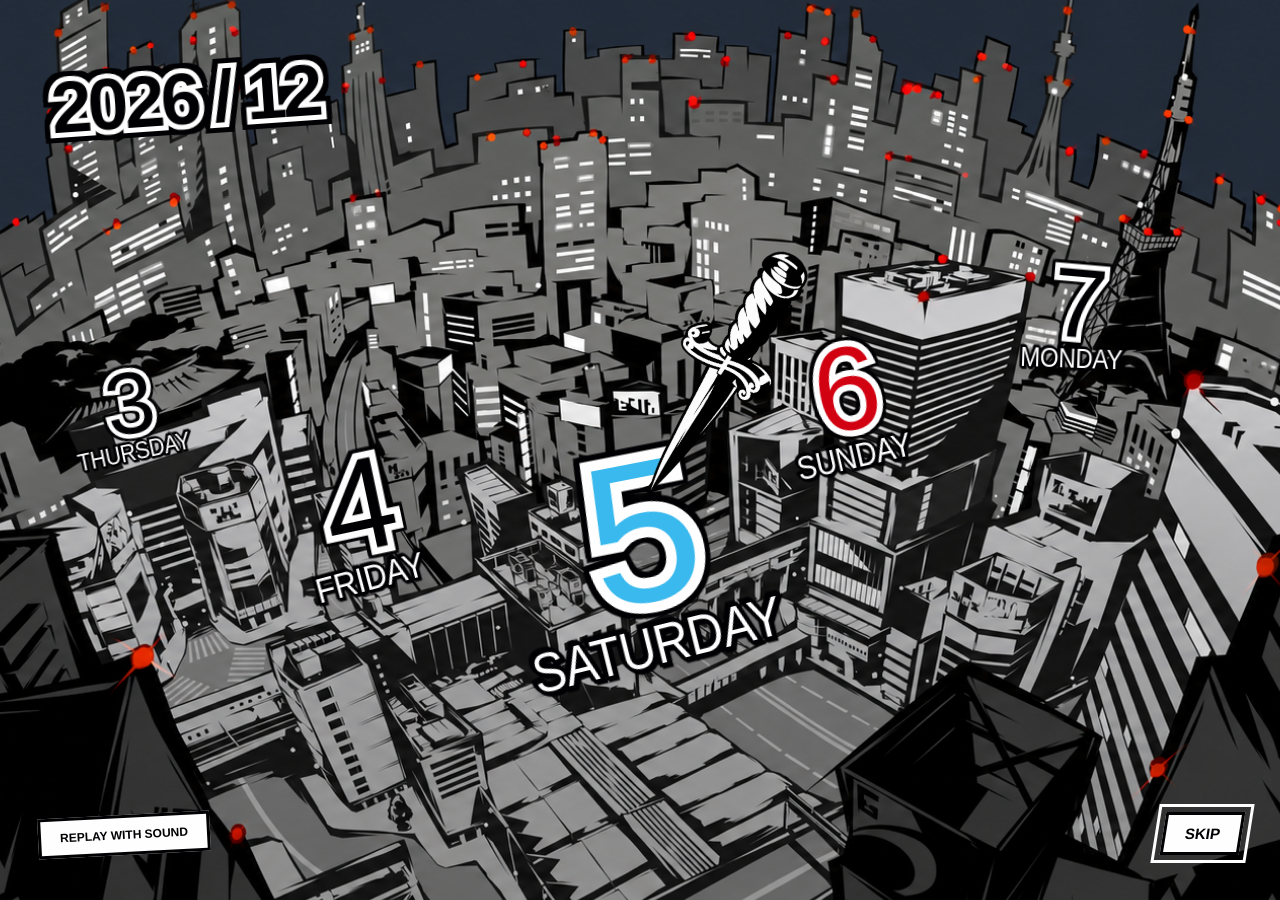
<file: index.html>
<!doctype html>
<html lang="en">
<head>
<meta charset="utf-8"><meta name="viewport" content="width=device-width, initial-scale=1">
<title>PHANTOM START — Dimash</title>
<meta name="theme-color" content="#0c0b0e">
<style>
:root{--red:#ed173a;--black:#0c0b0e;--white:#fff9f5;--muted:#a7a0a4}*{box-sizing:border-box}html,body{margin:0;min-height:100%;background:var(--black);color:var(--white);font-family:Inter,system-ui,sans-serif}body{overflow-x:hidden}button,input{font:inherit}button{cursor:pointer}.stage{position:relative;min-height:100vh;isolation:isolate;overflow:hidden;background:linear-gradient(130deg,#100d12,#1b1014 62%,#0c0b0e)}.art{position:absolute;z-index:-3;inset:0;background:url('./assets/phantom-art.png') center center/cover no-repeat;opacity:.91}.stage:before{content:'';position:absolute;z-index:-2;inset:0;background:linear-gradient(90deg,rgba(11,10,13,.98) 0%,rgba(11,10,13,.82) 36%,rgba(11,10,13,.16) 70%,rgba(11,10,13,.03))}.slash{position:absolute;z-index:-1;background:var(--red);transform:skewX(-23deg);pointer-events:none}.slash.one{width:110px;height:110vh;left:-95px;top:-5vh}.slash.two{height:9px;width:45vw;right:-4vw;bottom:16vh;transform:rotate(-11deg)}.grain{position:absolute;inset:0;z-index:-1;opacity:.12;pointer-events:none;background-image:url("data:image/svg+xml,%3Csvg viewBox='0 0 180 180' xmlns='http://www.w3.org/2000/svg'%3E%3Cfilter id='n'%3E%3CfeTurbulence type='fractalNoise' baseFrequency='.9' numOctaves='3' stitchTiles='stitch'/%3E%3C/filter%3E%3Crect width='100%25' height='100%25' filter='url(%23n)' opacity='.28'/%3E%3C/svg%3E")}.wrap{max-width:1480px;min-height:100vh;margin:auto;padding:34px clamp(26px,6vw,100px) 40px;display:flex;flex-direction:column}.top{display:flex;justify-content:space-between;align-items:center;gap:20px}.brand{font-family:Anton,Impact,sans-serif;font-size:23px;letter-spacing:1px;transform:skew(-8deg);line-height:1}.brand span{color:var(--red)}.topright{display:flex;gap:16px;align-items:center}.date{font-size:11px;font-weight:800;letter-spacing:2px;text-transform:uppercase}.config{border:1px solid #fff5;background:#130f16b9;color:white;padding:10px 12px;clip-path:polygon(0 0,100% 0,100% 75%,90% 100%,0 100%);font-size:13px;font-weight:800}.config:hover{background:var(--red)}.main{margin:auto 0;max-width:710px;padding:54px 0 70px}.eyebrow{display:inline-block;background:var(--red);padding:8px 18px;transform:skew(-14deg);font-size:12px;font-weight:900;letter-spacing:3px;box-shadow:6px 6px 0 white;color:white}.clock{font-family:Anton,Impact,sans-serif;font-size:clamp(110px,17vw,252px);letter-spacing:-.05em;line-height:1.08;margin:14px 0 0;text-shadow:8px 9px 0 #0007;transform:skew(-5deg);font-variant-numeric:tabular-nums}.hello{margin:0 0 30px;font-weight:800;font-size:clamp(15px,2.1vw,23px);letter-spacing:.03em;text-transform:uppercase}.hello em{font-style:normal;color:var(--red)}.searchbox{display:flex;align-items:center;background:var(--white);color:#141116;max-width:650px;min-height:60px;box-shadow:10px 10px 0 var(--red);transform:skew(-7deg);padding:0 14px}.searchbox>*{transform:skew(7deg)}.searchbox .mark{font-size:24px;font-weight:900;color:var(--red)}.searchbox input{min-width:0;flex:1;border:none;outline:none;background:transparent;font-size:16px;padding:16px 14px;color:#151215;font-weight:700}.searchbox button{background:#171216;color:white;border:0;padding:11px 18px;font-weight:900}.searchbox button:hover{background:var(--red)}.below{display:flex;align-items:end;justify-content:space-between;gap:30px}.section-title{font-family:Anton,Impact,sans-serif;font-size:26px;letter-spacing:1px;transform:skew(-8deg);margin:0 0 20px}.section-title b{color:var(--red)}.links{display:flex;flex-wrap:wrap;gap:10px;max-width:820px}.quick{display:flex;align-items:center;gap:10px;border:1px solid #ffffff4f;background:#151116dd;color:white;padding:13px 18px;text-decoration:none;transform:skew(-8deg);transition:background .15s,transform .15s;clip-path:polygon(0 0,100% 0,calc(100% - 8px) 100%,0 100%)}.quick>*{transform:skew(8deg)}.quick:hover{background:var(--red);transform:skew(-8deg) translateY(-3px)}.quick .letter{font-family:Anton,Impact,sans-serif;font-size:20px;color:var(--red)}.quick:hover .letter{color:white}.quick .name{font-size:12px;font-weight:900;letter-spacing:.04em}.footer{font-size:11px;font-weight:900;letter-spacing:2px;color:#fff8;white-space:nowrap}.footer i{color:var(--red);font-style:normal}.modal[hidden]{display:none}.modal{position:fixed;z-index:9;inset:0;background:#000b;display:grid;place-items:center;padding:20px}.panel{width:min(600px,100%);max-height:90vh;overflow:auto;background:#161217;border:2px solid var(--red);box-shadow:14px 14px 0 #ed173a66;padding:24px}.panel h2{font-family:Anton,Impact,sans-serif;font-size:35px;margin:0 0 8px}.panel p{color:#c8bfc4;font-size:13px}.settings-list{display:grid;gap:10px;margin:18px 0}.settings-row{display:grid;grid-template-columns:1fr 2fr 2fr auto;gap:8px;align-items:center}.settings-row input,.add-row input{width:100%;min-width:0;background:#272129;color:white;border:1px solid #534550;padding:10px}.settings-row button,.actions button{background:var(--red);color:white;border:0;padding:10px 13px;font-weight:800}.add-row{display:grid;grid-template-columns:1fr 2fr auto;gap:8px}.actions{display:flex;justify-content:space-between;gap:12px;margin-top:22px}.actions button.secondary{background:#3d333c}.hint{font-size:11px;line-height:1.6;color:#c7bfc4}@media(max-width:850px){.stage:before{background:linear-gradient(90deg,#0b0a0de8,#0b0a0d66)}.art{background-position:65% center;opacity:.55}.wrap{padding:25px}.main{padding:75px 0}.clock{font-size:clamp(100px,23vw,180px)}.below{display:block}.footer{margin-top:30px}}@media(max-width:510px){.date{display:none}.clock{font-size:26vw}.searchbox{min-height:55px}.quick{padding:11px 12px}.settings-row{grid-template-columns:1fr 1fr}.settings-row span{display:none}.add-row{grid-template-columns:1fr 1fr}.add-row button{grid-column:span 2}}
</style>
<link rel="stylesheet" href="./assets/phantom-daily.css?v=9.3">
<link rel="stylesheet" href="./assets/phantom-menu.css?v=15.0">
<link rel="stylesheet" href="./assets/phantom-paper.css?v=24.2">
</head>
<body><div class="stage"><div class="art"></div><div class="slash one"></div><div class="slash two"></div><div class="grain"></div><div class="wrap">
 <header class="top"><div class="brand">PHANTOM<span> / </span>START</div><div class="topright"><span class="date" id="date"></span><button class="config" id="settings">⚙ CUSTOMIZE</button></div></header>
 <div class="issue"><span>PHANTOM NETWORK</span><strong>01 <i>/</i> 05</strong><span class="issue-line"></span><span class="issue-end">YOUR PERSONAL HIDEOUT</span></div>
 <main class="main"><div class="eyebrow">TAKE YOUR TIME</div><div class="clock" id="clock">00:00</div><p class="hello">WELCOME BACK, <em>DIMASH.</em> THE WORLD IS YOURS.</p><div class="prompt-tag">01 — INITIATE A SEARCH</div><form id="search" class="searchbox"><span class="mark">⌕</span><input aria-label="Search" id="q" placeholder="Search the Metaverse..." autocomplete="off"><button type="submit">GO</button></form><div class="search-hint">PRESS <kbd>/</kbd> TO SEARCH <span>•</span> <kbd>ENTER</kbd> TO EXECUTE</div></main>
 <aside class="command-menu" aria-label="Quick commands"><div class="command-heading">SELECT YOUR MISSION</div><button class="command selected" data-mode="all"><b>01</b><span>ALL LINKS</span></button><button class="command" data-mode="dev"><b>02</b><span>DEVELOP</span></button><button class="command" data-mode="work"><b>03</b><span>WORK / STUDY</span></button><button class="command" data-mode="media"><b>04</b><span>MEDIA</span></button><button class="command" data-mode="custom"><b>05</b><span>EDIT HIDEOUT</span></button><div class="command-foot">▲ SELECT · CLICK TO CONFIRM</div></aside>
 <footer class="below"><div><div class="footer-head"><h2 class="section-title">YOUR <b>HIDEOUTS</b></h2><span id="activeFilter">ALL DESTINATIONS</span></div><nav class="links" id="links" aria-label="Quick links"></nav></div><div class="footer">NO MORE <i>MASKS.</i> // 2026</div></footer>
 </div></div>
 <div class="modal" id="modal" hidden><div class="panel" role="dialog" aria-modal="true" aria-labelledby="modalTitle" aria-describedby="editorDescription"><h2 id="modalTitle">ALL DESTINATIONS</h2><p id="editorDescription">Edit saved sites and choose their sections.</p><div class="settings-list" id="settingsList"></div><form class="add-row" id="addForm"><input id="newName" aria-label="New destination name" placeholder="Name" maxlength="32" required><input id="newUrl" aria-label="New destination URL" placeholder="https://example.com" required><select id="newSection" aria-label="New destination section"><option value="links">Favorites</option><option value="dev">Develop</option><option value="study">Study</option><option value="media">Media</option></select><button type="submit">+ ADD</button></form><p class="destination-status" id="destinationStatus" role="status" aria-live="polite"></p><div class="actions"><button class="secondary" id="reset" type="button">RESET ALL</button><button id="close" type="button">DONE ✓</button></div><p class="hint">Each section keeps its own sites, up to 8 each. Use + ADD or DONE to save a new site.</p></div></div>
 <div class="game-shell" id="gameShell">
  <div class="menu-backdrop" aria-hidden="true"></div><div class="menu-pattern" aria-hidden="true"></div><div class="menu-star" aria-hidden="true">★</div>
  <div class="menu-character" aria-hidden="true"><img class="cast-portrait" data-character="joker" src="./assets/menu-joker.png" alt="" fetchpriority="high"></div>
  <header class="game-top"><div class="game-info station-clock"><div class="clock-suspension" aria-hidden="true"><i></i><i></i></div><div class="clock-case"><div class="clock-message" aria-hidden="true"><div class="clock-ticker"><span class="ticker-sequence"><span>LET US START THE GAME</span><span>TAKE YOUR TIME</span><span>THE TRUTH IS IN THE DETAILS</span><span>EVERY CASE STARTS WITH A CLUE</span></span><span class="ticker-sequence"><span>LET US START THE GAME</span><span>TAKE YOUR TIME</span><span>THE TRUTH IS IN THE DETAILS</span><span>EVERY CASE STARTS WITH A CLUE</span></span></div></div><div class="clock-display"><time id="gameClock" class="clock-glyphs" datetime="00:00" aria-label="00:00"><span id="clockHours" aria-hidden="true"></span><i aria-hidden="true"><b></b><b></b></i><span id="clockMinutes" aria-hidden="true"></span></time><span class="clock-emblem" aria-hidden="true"><b>P</b><b>5</b></span></div><div class="clock-date"><span id="gameDay"></span><span id="gameDate"></span></div></div></div></header>
  <main class="game-layout"><div class="game-left"><nav class="game-menu" aria-label="Main menu"></nav></div><section class="game-detail" id="gameDetail" aria-labelledby="detailTitle"></section></main>
  <footer class="game-bottom"><div class="menu-signature" aria-hidden="true"><span>C</span><span>o</span><span>m</span><span>m</span><span>a</span><span>n</span><span>d</span></div></footer>
 </div>
<div class="daily-intro" id="dailyIntro" hidden role="dialog" aria-modal="true" aria-label="Transition to today">
  <div class="daily-city" aria-hidden="true"></div>
  <div class="daily-year" id="dailyYear"></div>
  <div class="daily-date-strip" id="dailyDateStrip"></div>
  <div class="daily-strike" aria-hidden="true"><img src="./assets/daily-dagger-ink.png" alt=""></div>
  <button class="daily-skip" id="dailySkip" type="button">SKIP</button>
  <button class="daily-skip daily-sound-retry" id="dailySoundRetry" type="button" hidden>REPLAY WITH SOUND</button>
</div>
<script src="./assets/phantom-core.js?v=1.3"></script><script src="./assets/phantom-audio.js?v=2.1"></script><script src="./assets/phantom-v4.js?v=24.4"></script><script src="./assets/phantom-daily.js?v=11.1"></script></body></html>
</file>
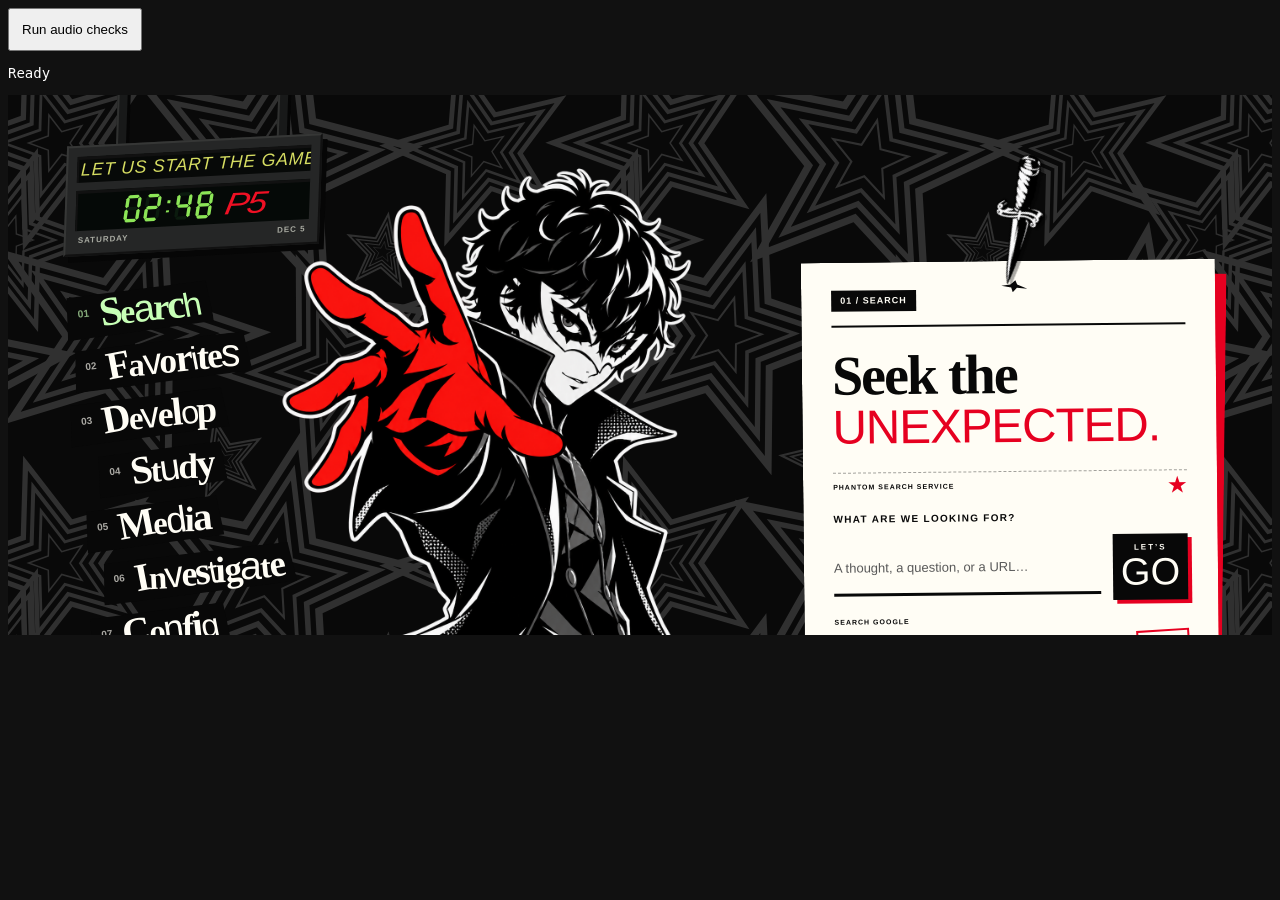
<file: review/audio.html>
<!doctype html><meta charset="utf-8"><title>PHANTOM — audio checks</title>
<style>body{background:#111;color:white;font:14px system-ui}button{padding:12px}iframe{width:100%;height:540px;border:0}pre{white-space:pre-wrap}</style>
<button id="run" disabled>Run audio checks</button><pre id="results">Loading…</pre><iframe id="scene" title="Isolated audio test"></iframe>
<script>
const scene=document.querySelector('#scene'),results=document.querySelector('#results');
const pause=ms=>new Promise(resolve=>setTimeout(resolve,ms));
async function setup(){
 let html=await(await fetch('../index.html',{cache:'no-store'})).text();
 const boot=`<base href="${new URL('../',location.href)}"><script>
 const memory=new Map(),now=new Date();memory.set('phantom-intro-last-date-v1',[now.getFullYear(),String(now.getMonth()+1).padStart(2,'0'),String(now.getDate()).padStart(2,'0')].join('-'));
 Object.defineProperty(window,'localStorage',{value:{getItem:k=>memory.get(k)??null,setItem:(k,v)=>memory.set(k,String(v))}});
 window.fetch=async()=>({ok:true,json:async()=>({current:{temperature_2m:18,weather_code:0,apparent_temperature:17}})});
 window.audioTest={created:0,plays:0,pauses:0,mode:'ok',pending:[],errors:[]};
 window.addEventListener('unhandledrejection',event=>audioTest.errors.push(event.reason?.message));
 window.Audio=function(url){const audio=document.createElement('audio');audio.dataset.source=url;audioTest.created++;
 Object.defineProperty(audio,'currentTime',{value:0,writable:true});
 audio.play=()=>{audioTest.plays++;if(audioTest.mode==='blocked')return Promise.reject(new DOMException('Test autoplay denial','NotAllowedError'));if(audioTest.mode==='deferred')return new Promise((resolve,reject)=>audioTest.pending.push({resolve,reject}));return Promise.resolve();};
 audio.pause=()=>audioTest.pauses++;return audio;};
 window.testHidden=false;Object.defineProperty(document,'hidden',{get:()=>window.testHidden});
 <\/script>`;
 html=html.replace('<head>','<head>'+boot);
 for(const name of ['phantom-v4','phantom-daily']){
  const source=await(await fetch('../assets/'+name+'.js',{cache:'no-store'})).text();
  html=html.replace(new RegExp('<script src="./assets/'+name+'\\.js(?:\\?[^\"]*)?"><\\/script>'),'<script>'+source+'<\/script>');
 }
 const loaded=new Promise(resolve=>scene.onload=resolve);scene.srcdoc=html;await loaded;
 document.querySelector('#run').disabled=false;results.textContent='Ready';
}
document.querySelector('#run').onclick=async()=>{
 const w=scene.contentWindow,d=scene.contentDocument,t=w.audioTest,checks=[];
 const check=(ok,label)=>checks.push((ok?'PASS ':'FAIL ')+label);
 const intro=d.querySelector('#dailyIntro'),retry=d.querySelector('#dailySoundRetry');
 check(t.created===0,'No audio is allocated before the intro is requested');
 t.mode='blocked';w.PhantomReplayIntro();await pause(25);
 check(intro.dataset.sound==='blocked'&&!retry.hidden,'Autoplay denial exposes a replay button');
 retry.focus();retry.dispatchEvent(new w.KeyboardEvent('keydown',{key:'Enter',bubbles:true,cancelable:true}));
 check(!intro.classList.contains('is-leaving'),'Enter on sound replay does not skip the intro');
 t.mode='ok';retry.click();await pause(25);
 const audio=d.querySelector('#dailySoundtrack');
 check(intro.dataset.sound==='playing'&&retry.hidden,'User retry starts audio and hides the fallback');
 check(t.created===1&&audio.volume===.75,'One audio element is reused at the intended volume');
 check(audio.dataset.source==='./assets/audio/calendar-transition.ogg','Playback uses the local game-effect track');
 t.mode='deferred';w.PhantomReplayIntro();await pause(110);t.pending.shift().resolve();await pause(10);
 check(audio.currentTime>=.1,'A slow start catches up to the visual timeline');
 w.PhantomReplayIntro();const stale=t.pending.shift();t.mode='ok';w.PhantomReplayIntro();await pause(10);stale.reject(new w.DOMException('Stale rejection','NotAllowedError'));await pause(10);
 check(intro.dataset.sound==='playing'&&retry.hidden,'A stale rejection cannot overwrite the latest replay');
 const pausesBefore=t.pauses;d.querySelector('#dailySkip').click();
 check(t.pauses>pausesBefore&&audio.currentTime===0,'Skipping immediately stops and rewinds sound');
 t.mode='deferred';w.PhantomReplayIntro();const late=t.pending.shift();d.querySelector('#dailySkip').click();late.resolve();await pause(10);
 check(intro.dataset.sound!=='playing'&&audio.currentTime===0,'A delayed play result cannot revive a skipped run');
 t.mode='ok';w.PhantomReplayIntro();await pause(10);w.testHidden=true;const hiddenPauses=t.pauses;d.dispatchEvent(new w.Event('visibilitychange'));
 check(t.pauses>hiddenPauses&&audio.currentTime===0,'Hiding the page stops sound');
 w.testHidden=false;audio.dispatchEvent(new w.Event('ended'));
 check(intro.dataset.sound==='idle','Natural playback completion clears playing state');
 d.querySelector('#dailySkip').click();await pause(350);
 check(t.errors.length===0,'No unhandled audio promise rejections');
 results.textContent=checks.join('\n');
};
setup();
</script>
</file>
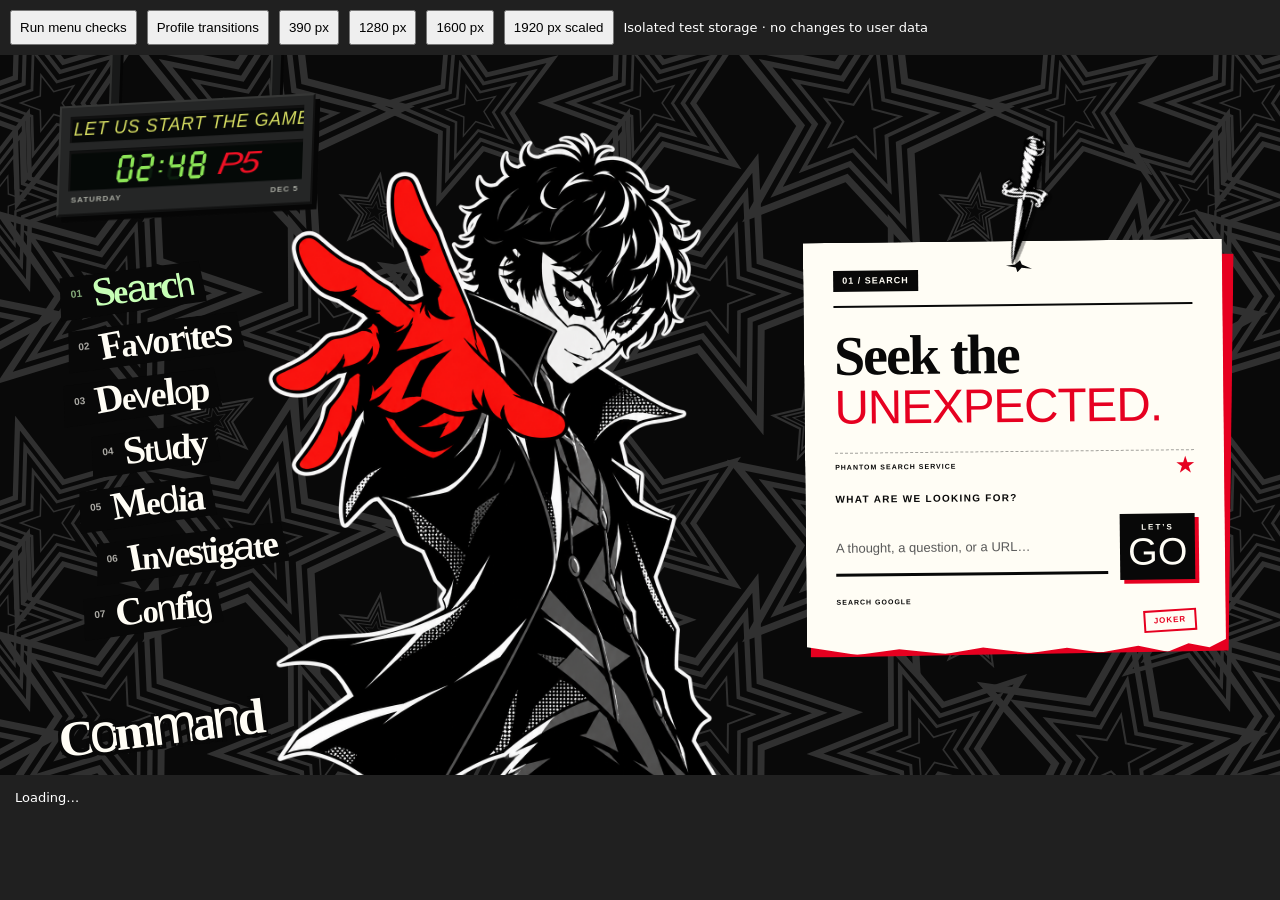
<file: review/menu.html>
<!doctype html><meta charset="utf-8"><title>PHANTOM — menu review</title>
<style>body{margin:0;background:#202020;color:white;font:13px system-ui}header{display:flex;gap:10px;padding:10px;align-items:center;flex-wrap:wrap}button{padding:8px}iframe{border:0;display:block;width:1280px;height:720px;max-width:100%}output{display:block;white-space:pre-wrap;padding:15px}</style>
<header><button id="run">Run menu checks</button><button id="profile">Profile transitions</button><button id="phone">390 px</button><button id="desktop">1280 px</button><button id="large">1600 px</button><button id="wide">1920 px scaled</button><span>Isolated test storage · no changes to user data</span></header>
<iframe id="scene" title="Main menu preview"></iframe><output id="results">Loading…</output>
<script>
const scene=document.getElementById('scene'),results=document.getElementById('results');
const pause=ms=>new Promise(resolve=>setTimeout(resolve,ms));
const doc=()=>scene.contentDocument,win=()=>scene.contentWindow;
let initialPortraitRequests=0;
async function setup(savedLinks=null){
 let html=await(await fetch('../index.html',{cache:'no-store'})).text();
 html=html.replace(/href="(.+?\.css)(?:\?[^"]*)?"/g,(_,url)=>`href="${url}?review=${Date.now()}"`);
 const boot=`<base href="${new URL('../',location.href)}"><script>
 const memory=new Map([['phantom-hub-note-v1','KEEP MY NOTE']]);
 ${savedLinks===null?'':`memory.set('phantom-start-links-v1',${JSON.stringify(savedLinks).replaceAll('<','\\u003c')});`}
 const now=new Date();memory.set('phantom-intro-last-date-v1',[now.getFullYear(),String(now.getMonth()+1).padStart(2,'0'),String(now.getDate()).padStart(2,'0')].join('-'));
 Object.defineProperty(window,'localStorage',{value:{getItem:k=>memory.get(k)??null,setItem:(k,v)=>memory.set(k,String(v))}});
 window.fetch=async()=>({ok:true,json:async()=>({current:{temperature_2m:18,weather_code:0,apparent_temperature:17}})});
 window.reviewErrors=[];window.addEventListener('error',e=>window.reviewErrors.push(e.message));
 <\/script>`;
 html=html.replace('<head>','<head>'+boot);
 for(const name of ['phantom-v4','phantom-daily']){
  let source=await(await fetch(`../assets/${name}.js`,{cache:'no-store'})).text();
  // Capture navigation only inside this disposable fixture; production opens the URL.
  if(name==='phantom-v4')source=source.replaceAll('location.href=destination','window.reviewNavigation=destination');
  html=html.replace(new RegExp(`<script src="./assets/${name}\\.js(?:\\?[^"]*)?"><\\/script>`),`<script>${source}<\/script>`);
 }
 const loaded=new Promise(resolve=>scene.onload=resolve);scene.srcdoc=html;await loaded;await pause(850);
 initialPortraitRequests=doc().querySelectorAll('.cast-portrait[src]').length;
 results.textContent='Ready';
}
const pick=id=>doc().querySelector(`[data-scene="${id}"]`).click();
const key=(element,name,extra={})=>element.dispatchEvent(new (win().KeyboardEvent)('keydown',{key:name,bubbles:true,cancelable:true,...extra}));
function viewport(width,height,scale=1){scene.style.width=width+'px';scene.style.height=height+'px';scene.style.maxWidth='none';scene.style.transform=`scale(${scale})`;scene.style.transformOrigin='top left';}
document.getElementById('phone').onclick=()=>viewport(390,1100);
document.getElementById('desktop').onclick=()=>viewport(1280,720);
document.getElementById('large').onclick=()=>viewport(1600,900,.75);
document.getElementById('wide').onclick=()=>viewport(1920,1080,.62);
document.getElementById('run').onclick=async()=>{
 viewport(1280,720);
 const checks=[];const check=(ok,label)=>checks.push(`${ok?'PASS':'FAIL'} ${label}`);
 try{
 pick('search');check(doc().querySelectorAll('.game-option').length===7,'Seven working command sections');
 check(initialPortraitRequests===1,'Only the initial portrait is requested on startup');
 check(!doc().querySelector('.game-brand')&&doc().getElementById('gameClock').getBoundingClientRect().left<scene.clientWidth/3,'Clock replaces the logo in the left corner');
 check(/^\d{2}:\d{2}$/.test(doc().getElementById('gameClock').getAttribute('datetime')),'Station clock exposes a valid time');
 check(doc().querySelectorAll('.calling-sheet:not(.sheet-exit) .game-link').length===0,'Dedicated Search has no quick links');
 check(doc().querySelector('.menu-character img[data-character="joker"]').naturalWidth>0,'Character asset loaded');
 const input=doc().getElementById('gameSearchInput');input.value='persona 5 меню';
 doc().getElementById('gameSearchForm').dispatchEvent(new (win().Event)('submit',{bubbles:true,cancelable:true}));
 check(win().reviewNavigation==='https://www.google.com/search?q='+encodeURIComponent('persona 5 меню'),'Search correctly encodes Cyrillic query');
 input.value='example.com/path?q=1';doc().getElementById('gameSearchForm').dispatchEvent(new (win().Event)('submit',{bubbles:true,cancelable:true}));
 check(win().reviewNavigation==='https://example.com/path?q=1','Bare domain opens with HTTPS');
 input.value='javascript:alert(1)';doc().getElementById('gameSearchForm').dispatchEvent(new (win().Event)('submit',{bubbles:true,cancelable:true}));
 check(win().reviewNavigation.startsWith('https://www.google.com/search?'),'Executable scheme is treated as search text');
 input.value='example.com';input.dispatchEvent(new (win().Event)('input',{bubbles:true}));
 check(doc().getElementById('searchDestination').textContent==='OPEN WEBSITE','Search ticket recognizes a website address');
 input.value='keep draft';pick('links');
 check(!doc().getElementById('gameSearchInput'),'Favorites has no duplicate search field');
 check(doc().querySelectorAll('.calling-sheet:not(.sheet-exit) .game-link').length===1&&doc().querySelectorAll('.calling-sheet:not(.sheet-exit) .link-host').length===1,'Favorites shows only its own saved destination');
 pick('search');check(doc().getElementById('gameSearchInput').value==='keep draft','Search draft survives section changes');pick('links');
 const favoriteLink=doc().querySelector('.game-link[href="https://chatgpt.com/"]');favoriteLink.focus();key(favoriteLink,'ArrowDown');
 check(doc().getElementById('gameShell').dataset.scene==='links','Arrow keys on links do not unexpectedly change section');
 pick('dev');check(doc().querySelectorAll('.calling-sheet:not(.sheet-exit) .game-link').length===2,'Develop filters GitHub and Kaggle');
 pick('study');check(doc().querySelector('.game-link').textContent.includes('ALMAU'),'Study includes ALMAU');
 pick('media');check(doc().querySelectorAll('.calling-sheet:not(.sheet-exit) .game-link').length===2,'Media includes YouTube and Reddit');
 pick('hub');await pause(50);
 check(!doc().getElementById('hubClock')&&!doc().getElementById('hubNote'),'Investigation replaces the redundant clock and notes');
 check(win().localStorage.getItem('phantom-hub-note-v1')==='KEEP MY NOTE','Existing saved note remains untouched');
 check(doc().querySelector('.evidence-tool').href==='https://lens.google.com/','Visual evidence opens the Lens upload entry point');
 check(doc().querySelector('.evidence-ai').href==='https://chatgpt.com/','AI evidence opens ChatGPT');
 check([...doc().querySelectorAll('.evidence-tool')].every(link=>link.target==='_blank'&&link.rel.includes('noopener')),'External evidence tools open isolated tabs');
 const caseInput=doc().getElementById('caseQuery'),caseSource=doc().getElementById('caseSource');
 caseInput.value='TypeError: x & y #42';caseInput.dispatchEvent(new (win().Event)('input',{bubbles:true}));
 doc().getElementById('caseForm').dispatchEvent(new (win().Event)('submit',{bubbles:true,cancelable:true}));
 check(win().reviewNavigation==='https://github.com/search?type=issues&q='+encodeURIComponent(caseInput.value),'Error search encodes the complete query for GitHub issues');
 caseSource.value='stackoverflow';caseSource.dispatchEvent(new (win().Event)('change',{bubbles:true}));
 doc().getElementById('caseForm').dispatchEvent(new (win().Event)('submit',{bubbles:true,cancelable:true}));
 check(win().reviewNavigation==='https://www.google.com/search?q='+encodeURIComponent('site:stackoverflow.com '+caseInput.value),'Stack Overflow search is restricted to the selected source');
 caseSource.value='web';caseSource.dispatchEvent(new (win().Event)('change',{bubbles:true}));
 doc().getElementById('caseForm').dispatchEvent(new (win().Event)('submit',{bubbles:true,cancelable:true}));
 check(win().reviewNavigation==='https://www.google.com/search?q='+encodeURIComponent(caseInput.value),'Web investigation searches the supplied error');
 const previousNavigation=win().reviewNavigation;caseInput.value='   ';
 doc().getElementById('caseForm').dispatchEvent(new (win().Event)('submit',{bubbles:true,cancelable:true}));
 check(win().reviewNavigation===previousNavigation,'An empty error does not navigate');
 caseInput.value='</textarea><img id="unsafe-evidence">';caseInput.dispatchEvent(new (win().Event)('input',{bubbles:true}));pick('links');pick('hub');
 check(doc().getElementById('caseQuery').value==='</textarea><img id="unsafe-evidence">'&&!doc().getElementById('unsafe-evidence'),'Investigation draft survives navigation as literal text');
 check(doc().getElementById('caseSource').value==='web','Selected investigation source survives navigation');
 doc().getElementById('caseQuery').focus();key(doc().getElementById('caseQuery'),'ArrowDown');
 check(doc().getElementById('gameShell').dataset.scene==='hub','Error editor keeps normal arrow-key behavior');
 key(doc().getElementById('caseQuery'),'Escape');check(doc().activeElement.dataset.scene==='hub','Escape returns focus from investigation to its command');
 check(!doc().querySelector('.game-controls,.footer-credit,.search-footnote'),'Decorative hints are removed');
 check(new Set([...doc().querySelectorAll('.ticker-sequence:first-child>span')].map(el=>el.textContent)).size===4,'Clock scrolls four distinct phrases');
 key(doc().activeElement,'ArrowUp');check(doc().activeElement.dataset.scene==='media','Menu arrows change section and focus');
 key(doc().activeElement,'/');check(doc().activeElement.id==='gameSearchInput','Slash focuses search from another section');
 for(const [section,count] of [['dev',2],['study',1],['media',2],['links',1]]){
  pick(section);doc().querySelector('.calling-sheet:not(.sheet-exit) [data-edit]').click();
  check(doc().querySelectorAll('#settingsList .settings-row').length===count,`${section} editor shows its own destinations`);
  doc().getElementById('close').click();
 }
 pick('dev');doc().querySelector('.calling-sheet:not(.sheet-exit) [data-edit]').click();
 const sectionPicker=doc().getElementById('newSection');
 check(sectionPicker?.value==='dev','Adding in Develop preselects Develop');
 if(sectionPicker){
  const changed=(element,value)=>{element.value=value;element.dispatchEvent(new (win().Event)('change',{bubbles:true}));};
  doc().getElementById('newName').value='EXAMPLE TOOL';doc().getElementById('newUrl').value='https://example.com/tool';doc().getElementById('addForm').requestSubmit();
  doc().getElementById('close').click();
  check(!!doc().querySelector('.calling-sheet:not(.sheet-exit) a[href="https://example.com/tool"]'),'Develop accepts an arbitrary site without keyword matching');
  doc().querySelector('.calling-sheet:not(.sheet-exit) [data-edit]').click();
  let row=[...doc().querySelectorAll('#settingsList .settings-row')].find(row=>row.querySelector('input').value==='EXAMPLE TOOL');
  changed(row.querySelector('input'),'MY TOOL');changed(row.querySelector('input:nth-of-type(2)'),'https://example.org/changed');
  doc().getElementById('close').click();
  check(doc().querySelector('.calling-sheet:not(.sheet-exit) a[href="https://example.org/changed"]')?.textContent.includes('MY TOOL'),'Renaming and changing an address preserves the assigned section');
  doc().querySelector('.calling-sheet:not(.sheet-exit) [data-edit]').click();
  row=[...doc().querySelectorAll('#settingsList .settings-row')].find(row=>row.querySelector('input').value==='MY TOOL');
  changed(row.querySelector('select'),'study');doc().getElementById('close').click();
  check(!doc().querySelector('.calling-sheet:not(.sheet-exit) a[href="https://example.org/changed"]'),'Moving a destination removes it from the old section');
  pick('study');check(!!doc().querySelector('.calling-sheet:not(.sheet-exit) a[href="https://example.org/changed"]'),'Moved destination appears in the chosen section');
  check(JSON.parse(win().localStorage.getItem('phantom-start-links-v1')).find(item=>item.name==='MY TOOL')?.section==='study','Section assignment persists in saved data');
  check(JSON.parse(win().localStorage.getItem('phantom-start-links-v1')).find(item=>item.name==='GITHUB')?.section==='dev','Legacy destinations keep their sections when saved');
  pick('links');check(!doc().querySelector('.calling-sheet:not(.sheet-exit) a[href="https://example.org/changed"]'),'Study destinations do not appear in Favorites');
  pick('dev');doc().querySelector('.calling-sheet:not(.sheet-exit) [data-edit]').click();
  const previousConfirm=win().confirm;win().confirm=()=>true;doc().getElementById('reset').click();win().confirm=previousConfirm;doc().getElementById('close').click();
  check(JSON.parse(win().localStorage.getItem('phantom-start-links-v1')).some(item=>item.name==='MY TOOL'&&item.section==='study'),'Resetting one section preserves custom sites in other sections');
  pick('study');doc().querySelector('.calling-sheet:not(.sheet-exit) [data-edit]').click();
  row=[...doc().querySelectorAll('#settingsList .settings-row')].find(row=>row.querySelector('input').value==='MY TOOL');row.querySelector('button').click();doc().getElementById('close').click();
  check(!doc().querySelector('.calling-sheet:not(.sheet-exit) a[href="https://example.org/changed"]'),'Deleting in a section removes the selected destination');
 }
 pick('settings');doc().querySelector('[data-edit]').click();
 check(doc().querySelectorAll('#settingsList .settings-row').length===6,'Config keeps the global editor while Favorites stays independent');
 check(!doc().getElementById('modal').hidden&&doc().getElementById('gameShell').inert,'Link editor opens with background inert');
 const name=doc().querySelector('#settingsList input');name.value='MY CHATGPT';name.dispatchEvent(new (win().Event)('change',{bubbles:true}));
 doc().getElementById('close').click();pick('links');check(doc().querySelector('.game-link').textContent.includes('MY CHATGPT'),'Edited destination updates and persists');
 pick('settings');doc().querySelector('[data-edit]').click();key(doc().activeElement,'Escape');
 check(doc().getElementById('modal').hidden&&!doc().getElementById('gameShell').inert,'Escape closes settings and restores interaction');
 pick('links');doc().querySelector('.calling-sheet:not(.sheet-exit) [data-edit]').click();
 doc().getElementById('newName').value='FAVORITE GITHUB COPY';doc().getElementById('newUrl').value='https://github.com/';doc().getElementById('newSection').value='links';doc().getElementById('addForm').requestSubmit();
 const favoriteCopy=[...doc().querySelectorAll('#settingsList .settings-row')].find(row=>row.querySelector('input').value==='FAVORITE GITHUB COPY');favoriteCopy.querySelector('button').click();doc().getElementById('close').click();
 check(!doc().querySelector('.calling-sheet:not(.sheet-exit) a[href="https://github.com/"]'),'Deleting a Favorite removes only its own copy');
 pick('dev');check(!!doc().querySelector('.calling-sheet:not(.sheet-exit) a[href="https://github.com/"]'),'Deleting a Favorite leaves the same URL in Develop untouched');
 pick('links');doc().querySelector('.calling-sheet:not(.sheet-exit) [data-edit]').click();
 const otherSectionsBeforeReset=JSON.stringify(JSON.parse(win().localStorage.getItem('phantom-start-links-v1')).filter(item=>item.section!=='links'));
 const confirmFavoritesReset=win().confirm;win().confirm=()=>true;doc().getElementById('reset').click();win().confirm=confirmFavoritesReset;
 check(JSON.stringify(JSON.parse(win().localStorage.getItem('phantom-start-links-v1')).filter(item=>item.section!=='links'))===otherSectionsBeforeReset,'Resetting Favorites leaves all other saved records unchanged');
 const immediateName=doc().querySelector('#settingsList input');immediateName.value='SAVED WITHOUT BLUR';immediateName.dispatchEvent(new (win().Event)('input',{bubbles:true}));
 check(JSON.parse(win().localStorage.getItem('phantom-start-links-v1')).some(item=>item.name==='SAVED WITHOUT BLUR'),'Existing edits are saved before the field loses focus');
 immediateName.value='MY CHATGPT';immediateName.dispatchEvent(new (win().Event)('change',{bubbles:true}));
 const concurrent=JSON.parse(win().localStorage.getItem('phantom-start-links-v1'));
 concurrent.push({id:'review-other-tab',name:'SAVING TEST REMOTE',url:'https://example.com/other-tab',section:'media'});
 win().localStorage.setItem('phantom-start-links-v1',JSON.stringify(concurrent));
 immediateName.value='MY CHATGPT UPDATED';immediateName.dispatchEvent(new (win().Event)('change',{bubbles:true}));
 check(JSON.parse(win().localStorage.getItem('phantom-start-links-v1')).some(item=>item.id==='review-other-tab'),'Editing an old tab preserves sites saved by another tab');
 immediateName.value='MY CHATGPT';immediateName.dispatchEvent(new (win().Event)('change',{bubbles:true}));
 doc().getElementById('newName').value='SAVING TEST DONE';doc().getElementById('newUrl').value='https://example.com/done';doc().getElementById('newSection').value='dev';doc().getElementById('close').click();
 check(JSON.parse(win().localStorage.getItem('phantom-start-links-v1')).some(item=>item.name==='SAVING TEST DONE'&&item.section==='dev'),'DONE saves a completed new destination without requiring a separate ADD click');
 pick('settings');doc().querySelector('.calling-sheet:not(.sheet-exit) [data-edit]').click();
 let savingRow;while(savingRow=[...doc().querySelectorAll('#settingsList .settings-row')].find(row=>row.querySelector('input').value.startsWith('SAVING TEST ')))savingRow.querySelector('button').click();
 doc().getElementById('newName').value='';doc().getElementById('newUrl').value='';doc().getElementById('close').click();
 pick('media');
 const externalSites=JSON.parse(win().localStorage.getItem('phantom-start-links-v1'));
 externalSites.push({id:'review-storage-event',name:'SAVING TEST EVENT',url:'https://example.com/storage-event',section:'media'});
 const externalValue=JSON.stringify(externalSites);win().localStorage.setItem('phantom-start-links-v1',externalValue);
 win().dispatchEvent(new (win().StorageEvent)('storage',{key:'phantom-start-links-v1',newValue:externalValue}));
 check(!!doc().querySelector('.calling-sheet:not(.sheet-exit) a[href="https://example.com/storage-event"]'),'Other-tab storage changes refresh the visible destinations');
 doc().querySelector('.calling-sheet:not(.sheet-exit) [data-edit]').click();
 const eventRow=[...doc().querySelectorAll('#settingsList .settings-row')].find(row=>row.querySelector('input').value==='SAVING TEST EVENT');eventRow.querySelector('button').click();
 const store=win().localStorage,originalWrite=store.setItem,beforeFailedSave=store.getItem('phantom-start-links-v1');
 store.setItem=()=>{throw new (win().DOMException)('Test full storage','QuotaExceededError');};
 const failedName=doc().querySelector('#settingsList input'),originalName=failedName.value;failedName.value='FAILED SAVE';failedName.dispatchEvent(new (win().Event)('input',{bubbles:true}));
 check(store.getItem('phantom-start-links-v1')===beforeFailedSave&&doc().getElementById('destinationStatus').dataset.error==='true','Storage failure reports an error without overwriting saved destinations');
 doc().getElementById('close').click();check(!doc().getElementById('modal').hidden&&doc().getElementById('gameShell').inert,'DONE keeps an unsaved editor open when storage fails');
 store.setItem=originalWrite;failedName.value=originalName;failedName.dispatchEvent(new (win().Event)('change',{bubbles:true}));doc().getElementById('close').click();
 const savedSites=()=>JSON.parse(win().localStorage.getItem('phantom-start-links-v1'));
 for(const section of ['dev','study','media','links']){
  pick(section);doc().querySelector('.calling-sheet:not(.sheet-exit) [data-edit]').click();
  const existing=savedSites().filter(item=>item.section===section).length;
  for(let i=existing;i<8;i++){
   doc().getElementById('newName').value='CAPACITY '+section.toUpperCase()+' '+i;doc().getElementById('newUrl').value='https://example.com/'+section+'/'+i;doc().getElementById('newSection').value=section;doc().getElementById('addForm').requestSubmit();
  }
  check(savedSites().filter(item=>item.section===section).length===8,`${section} accepts eight assigned destinations independently`);
  const before=savedSites().length;
  doc().getElementById('newName').value='CAPACITY OVERFLOW';doc().getElementById('newUrl').value='https://example.com/overflow';doc().getElementById('newSection').value=section;doc().getElementById('addForm').requestSubmit();
  check(savedSites().length===before&&doc().getElementById('destinationStatus').dataset.error==='true',`${section} rejects a ninth destination without changing saved data`);
  doc().getElementById('newName').value='';doc().getElementById('newUrl').value='';
  doc().getElementById('close').click();
  {
   await pause(1100);
   const grid=doc().querySelector('.calling-sheet:not(.sheet-exit) .game-links');
   check(grid.children.length===8,`${section} renders all eight destinations`);
   check(grid.scrollHeight<=grid.clientHeight+1,`${section} shows all eight destinations without clipping`);
   const card=grid.closest('.calling-sheet').getBoundingClientRect();
   check(card.top>=0&&card.bottom<=720,`${section} with eight sites fits the desktop viewport`);
  }
 }
 check(savedSites().length===32,'Four sections hold eight sites each without the old global limit');
 check(doc().querySelectorAll('.calling-sheet:not(.sheet-exit) .game-link').length===8,'Favorites independently displays its eight sites');
 pick('dev');doc().querySelector('.calling-sheet:not(.sheet-exit) [data-edit]').click();
 const fullRow=[...doc().querySelectorAll('#settingsList .settings-row')].find(row=>row.querySelector('input').value.startsWith('CAPACITY DEV'));
 const fullSelect=fullRow.querySelector('select');fullSelect.value='study';fullSelect.dispatchEvent(new (win().Event)('change',{bubbles:true}));
 check(fullSelect.value==='dev'&&savedSites().filter(item=>item.section==='study').length===8,'Moving into a full section preserves the original assignment');
 doc().getElementById('close').click();pick('settings');doc().querySelector('.calling-sheet:not(.sheet-exit) [data-edit]').click();
 let capacityRow;while(capacityRow=[...doc().querySelectorAll('#settingsList .settings-row')].find(row=>row.querySelector('input').value.startsWith('CAPACITY ')))capacityRow.querySelector('button').click();
 doc().getElementById('close').click();
 const beforeReload=win().localStorage.getItem('phantom-start-links-v1');await setup(beforeReload);pick('links');
 check(win().localStorage.getItem('phantom-start-links-v1')===beforeReload&&JSON.parse(beforeReload).every(item=>{pick(item.section);return [...doc().querySelectorAll('.calling-sheet:not(.sheet-exit) .game-link')].some(link=>link.getAttribute('href')===new URL(item.url).href&&link.textContent.includes(item.name));}),'A fresh page load restores saved names, addresses and sections');
 pick('search');doc().getElementById('gameSearchInput').value='';
 await pause(400);
 for(const width of [390,768,1280]){
  scene.style.width=width+'px';scene.style.height=(width<980?1100:720)+'px';await pause(50);
  check(doc().documentElement.scrollWidth<=doc().documentElement.clientWidth+1,`${width}px Search has no horizontal overflow`);
  pick('hub');await pause(1100);
  check(doc().documentElement.scrollWidth<=doc().documentElement.clientWidth+1,`${width}px Investigate has no horizontal overflow`);
  if(width===1280)check(doc().querySelector('.calling-sheet:not(.sheet-exit)').getBoundingClientRect().bottom<doc().querySelector('.game-bottom').getBoundingClientRect().top,'Investigation fits above the footer at 720px');
  pick('links');await pause(450);
  check(doc().documentElement.scrollWidth<=doc().documentElement.clientWidth+1,`${width}px Favorites has no horizontal overflow`);
  if(width===1280)check(doc().documentElement.scrollHeight<=722,'Favorites fits a 720px-high viewport');
  pick('search');await pause(450);
 }
 check(doc().documentElement.scrollHeight<=722,'Desktop composition fits a 720px-high viewport');
 pick('settings');await pause(1150);
 check(doc().querySelectorAll('.calling-sheet:not(.sheet-exit) [data-track]').length===4,'Config offers four soundtrack records');
 const musicSheet=doc().querySelector('.calling-sheet:not(.sheet-exit)').getBoundingClientRect();
 check(musicSheet.bottom<doc().querySelector('.game-bottom').getBoundingClientRect().top,'Config sheet fits above the footer at 720px');
 check([...doc().querySelectorAll('.clock-suspension i')].every(el=>el.getBoundingClientRect().top<=0),'Clock supports reach the top edge');

 pick('search');await pause(1250);
 const character=doc().querySelector('.menu-character'),commands=doc().querySelector('.game-left');
 const oldCharacter=win().getComputedStyle(character).transform,oldCommands=win().getComputedStyle(commands).transform;
 pick('media');await pause(80);
 check(win().getComputedStyle(character).transform!==oldCharacter,'Character group moves during section selection');
 check(win().getComputedStyle(commands).transform!==oldCommands,'Command group moves with the selection');
 check(character.getAnimations().some(a=>a.playState==='running'),'Character transition is visible rather than instantaneous');
 const interrupted=win().getComputedStyle(character).transform;pick('links');
 check(win().getComputedStyle(character).transform===interrupted,'Interrupted transition continues from its visible frame');
 for(const id of ['hub','media','study','settings','search','dev'])pick(id);
 check(doc().getElementById('gameShell').dataset.scene==='dev'&&doc().querySelector('.game-links'),'Rapid selection immediately opens the latest section');
 await pause(1250);
 check(!character.getAnimations().some(a=>a.playState==='running')&&!commands.getAnimations().some(a=>a.playState==='running'),'Motion settles after rapid selections');
 check(doc().getElementById('gameShell').dataset.character==='futaba','Latest rapid selection wins character loading');
 const cast={search:'joker',links:'ann',dev:'futaba',study:'makoto',media:'ryuji',hub:'akechi',settings:'yusuke'};
 for(const [section,expected] of Object.entries(cast)){
  pick(section);await pause(1250);
  const visible=[...doc().querySelectorAll('.cast-portrait')].filter(image=>!image.hidden);
  check(visible.length===1&&visible[0].dataset.character===expected&&visible[0].naturalWidth>0,`${section} shows only ${expected}, with a loaded image`);
 }
 pick('links');await pause(70);pick('hub');await pause(45);pick('study');await pause(1250);
 check(doc().getElementById('gameShell').dataset.character==='makoto'&&doc().querySelectorAll('.cast-portrait:not([hidden])').length===1,'Interrupted character exits leave no lingering portraits');
 check(doc().getElementById('gameShell').scrollTop===0,'Transitions do not scroll the scene');
 pick('search');await pause(1250);
 check(doc().querySelectorAll('.calling-sheet:not(.sheet-exit)').length===1&&doc().querySelectorAll('.sheet-exit').length===0,'Paper transitions leave exactly one current sheet');
 check(doc().querySelectorAll('.sheet-pin').length===1&&doc().querySelector('.sheet-pin img').naturalWidth>0,'One loaded dagger pins the sheet');
 check(Number(win().getComputedStyle(doc().querySelector('.sheet-pin')).zIndex)>2,'Dagger stays above incoming and outgoing paper');
 pick('links');
 const pin=doc().querySelector('.sheet-pin'),blade=pin.querySelector('img'),puncture=pin.querySelector('.sheet-puncture');
 const sheet=doc().querySelector('.calling-sheet:not(.sheet-exit)'),flight=blade.getAnimations()[0],paperMotion=sheet.getAnimations()[0];
 const motion=[paperMotion,...pin.getAnimations(),...blade.getAnimations(),...puncture.getAnimations()];
 motion.forEach(animation=>{animation.pause();animation.currentTime=0;});
 check(win().getComputedStyle(blade).opacity==='0'&&win().getComputedStyle(puncture).opacity==='0','Knife and puncture are hidden before flight');
 const timing=flight.effect.getTiming(),paperFrames=paperMotion.effect.getKeyframes();
 check(paperFrames[0].transform.includes('translateY(-260px)')&&flight.effect.getKeyframes()[0].transform.includes('translateY(-340px)'),'Paper and knife both fall from above');
 check(Math.abs(timing.delay+timing.duration-paperFrames[2].offset*paperMotion.effect.getTiming().duration)<1,'Knife catches the falling paper on the same frame');
 check(Math.abs(parseFloat(win().getComputedStyle(pin).left)+pin.offsetWidth*.14-doc().getElementById('gameDetail').clientWidth/2)<1,'Knife tip is anchored at the top center of the note');
 motion.forEach(animation=>animation.currentTime=timing.delay+timing.duration/2);
 const inFlight=win().getComputedStyle(blade).transform;
 check(Number(win().getComputedStyle(blade).opacity)>.5&&win().getComputedStyle(puncture).opacity==='0','Knife flies visibly before the puncture appears');
 motion.forEach(animation=>animation.currentTime=timing.delay+timing.duration+2);
 check(win().getComputedStyle(blade).transform!==inFlight&&win().getComputedStyle(puncture).opacity==='1','Knife lands and creates its puncture');
 motion.forEach(animation=>animation.finish());
 pick('search');await pause(1250);
 check(doc().querySelector('.sheet-pin').classList.contains('is-pinned')&&doc().querySelector('.sheet-pin img').getAnimations().length===0,'Pin is committed and finished flight effects are released');
 check(doc().getAnimations().every(animation=>animation.effect.target.matches('.clock-ticker')),'Only the clock ticker remains animated while the menu is idle');
 check(win().reviewErrors.length===0,'No JavaScript errors');
 }catch(error){checks.push('FAIL '+error.stack);}
 results.textContent=checks.join('\n');
};
setup();
document.getElementById('profile').onclick=async()=>{
 viewport(1280,720);await pause(1400);
 const costs=[],frames=[];let peakAnimations=0,peakPortraits=0,previous=0,running=true;
 function sample(now){
  if(previous)frames.push(now-previous);previous=now;
  peakAnimations=Math.max(peakAnimations,doc().getAnimations().filter(a=>a.playState==='running').length);
  peakPortraits=Math.max(peakPortraits,doc().querySelectorAll('.cast-portrait:not([hidden])').length);
  if(running)win().requestAnimationFrame(sample);
 }
 win().requestAnimationFrame(sample);
 for(let i=0;i<28;i++){const start=performance.now();pick(['links','dev','study','media','hub','settings','search'][i%7]);costs.push(performance.now()-start);await pause(90);}
 await pause(1500);running=false;await pause(30);
 costs.sort((a,b)=>a-b);frames.sort((a,b)=>a-b);
 results.textContent=JSON.stringify({selections:costs.length,selectionMedianMs:+costs[Math.floor(costs.length*.5)].toFixed(2),selectionP95Ms:+costs[Math.floor(costs.length*.95)].toFixed(2),frameMedianMs:+frames[Math.floor(frames.length*.5)].toFixed(2),frameP95Ms:+frames[Math.floor(frames.length*.95)].toFixed(2),peakRunningAnimations:peakAnimations,peakVisiblePortraits:peakPortraits,idleAnimations:doc().getAnimations().length,remainingSheets:doc().querySelectorAll('.calling-sheet').length},null,2);
};
</script>
</file>
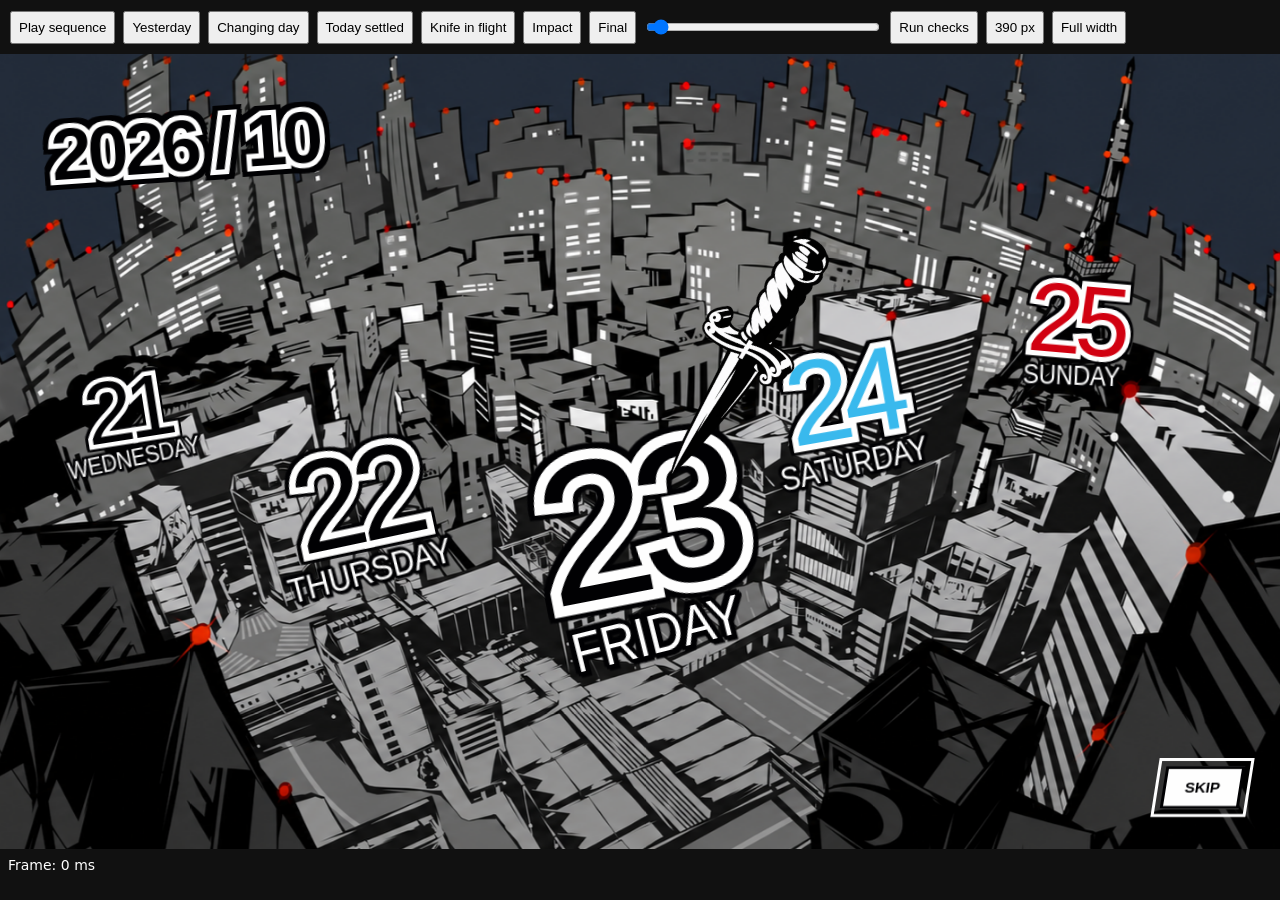
<file: review/motion.html>
<!doctype html><meta charset="utf-8"><title>PHANTOM — motion review</title>
<style>body{margin:0;background:#111;color:#fff;font:14px system-ui}header{padding:10px;display:flex;gap:8px;align-items:center;flex-wrap:wrap}button,input{padding:7px}iframe{display:block;border:0;width:100%;height:calc(100vh - 105px)}output{white-space:pre-wrap;display:block;padding:8px}input[type=range]{width:220px}</style>
<header><button id="play">Play sequence</button><button data-time="0">Yesterday</button><button data-time="1000">Changing day</button><button data-time="1500">Today settled</button><button data-time="1810">Knife in flight</button><button data-time="1860">Impact</button><button data-time="2400">Final</button><input id="seek" aria-label="Timeline" type="range" min="0" max="3000" value="0"><button id="test">Run checks</button><button id="narrow">390 px</button><button id="wide">Full width</button></header>
<iframe id="scene" title="Calendar preview"></iframe><output id="results">Loading…</output>
<script>
const scene=document.querySelector('#scene'), results=document.querySelector('#results');
const pause=ms=>new Promise(r=>setTimeout(r,ms));
const doc=()=>scene.contentDocument, win=()=>scene.contentWindow;
function seek(time){for(const a of doc().getElementById('dailyIntro').getAnimations({subtree:true})){a.pause();a.currentTime=time;}document.querySelector('#seek').value=time;results.textContent=`Frame: ${time} ms`;}
async function replay(){win().PhantomReplayIntro();await pause(50);}
async function setup(){
 let html=await (await fetch('../index.html',{cache:'no-store'})).text();
 html=html.replace(/href="(.+?\.css)(?:\?[^"]*)?"/g,(_,url)=>`href="${url}?review=${Date.now()}"`);
 const boot=`<base href="${new URL('../',location.href)}"><script>
 window.reviewNow='2026-10-23T12:00:00'; const NativeDate=Date;
 window.Date=class extends NativeDate{constructor(...args){super(...(args.length?args:[window.reviewNow]));}static now(){return new NativeDate(window.reviewNow).getTime();}};
 const memory=new Map([['phantom-hub-note-v1','KEEP MY NOTE']]); Object.defineProperty(window,'localStorage',{value:{getItem:k=>memory.get(k)??null,setItem:(k,v)=>memory.set(k,String(v))}});
 const originalMatchMedia=window.matchMedia.bind(window);window.reviewReduced=false;window.matchMedia=q=>q.includes('prefers-reduced-motion')?{matches:window.reviewReduced,addEventListener(){},removeEventListener(){}}:originalMatchMedia(q);
 <\/script>`;
 // srcdoc uses isolated in-memory storage; no changes to real user data.
 html=html.replace('<head>','<head>'+boot);
 for(const name of ['phantom-v4','phantom-daily']){
   const source=(await (await fetch(`../assets/${name}.js`,{cache:'no-store'})).text()).replaceAll('location.search',"'?intro=preview'");
   html=html.replace(new RegExp(`<script src="./assets/${name}\\.js(?:\\?[^"]*)?"><\\/script>`),`<script>${source}<\/script>`);
 }
 scene.srcdoc=html;
 await new Promise(r=>scene.onload=r);
 // Disable only OS motion media rules in this test document, never in the app.
 for(const sheet of doc().styleSheets){try{for(let i=sheet.cssRules.length-1;i>=0;i--){if(sheet.cssRules[i].conditionText?.includes('prefers-reduced-motion'))sheet.deleteRule(i);}}catch{}}
 await replay();seek(0);
}
function largestDate(){return [...doc().querySelectorAll('.daily-card')].sort((a,b)=>b.getBoundingClientRect().height-a.getBoundingClientRect().height)[0]?.querySelector('.day-number').textContent;}
const opacity=selector=>Number(win().getComputedStyle(doc().querySelector(selector)).opacity);
document.querySelectorAll('[data-time]').forEach(b=>b.onclick=()=>seek(Number(b.dataset.time)));
document.querySelector('#seek').oninput=e=>seek(Number(e.target.value));
document.querySelector('#play').onclick=async()=>{await replay();results.textContent='Playing';};
document.querySelector('#narrow').onclick=()=>scene.style.width='390px';
document.querySelector('#wide').onclick=()=>scene.style.width='100%';
document.querySelector('#test').onclick=async()=>{
 const checks=[];function check(ok,label){checks.push(`${ok?'PASS':'FAIL'} ${label}`);}
 win().reviewNow='2026-10-23T12:00:00';await replay();seek(0);
 check(largestDate()==='22','Yesterday is largest before the day changes');
 check(opacity('.daily-strike')===0,'Knife hidden at start');
 seek(1500);check(largestDate()==='23','Today takes the central position');
 check(opacity('.daily-strike')===0,'Knife waits until date has settled');
 seek(2400);check(opacity('.daily-strike')===1,'Knife visible after impact');
 win().reviewNow='2027-01-01T00:01:00';await replay();seek(2400);
 const dates=[...doc().querySelectorAll('.daily-card:not(.is-outgoing) .day-number')].map(e=>e.textContent);
 check(JSON.stringify(dates)===JSON.stringify(['30','31','1','2','3']),'Replay recomputes dates across New Year');
 check(doc().querySelector('#dailyYear').textContent.includes('2027'),'Year updates on replay');
 doc().querySelector('#dailySkip').click();await pause(700);
 check(doc().querySelector('#dailyIntro').hidden,'Skip dismisses the dialog');
 check(!!doc().querySelector('#gameSearchInput')&&!doc().querySelector('#caseQuery')&&doc().querySelector('#gameShell').dataset.scene==='search','Calendar completion opens Joker and Search');
 check(doc().activeElement.id==='gameSearchInput','Calendar completion focuses the search input');
 check(win().localStorage.getItem('phantom-hub-note-v1')==='KEEP MY NOTE','Existing note preserved in storage');
 check(win().localStorage.getItem('phantom-intro-last-date-v1')==='2027-01-01','Once-per-day marker uses the displayed day');
 win().PhantomReplayIntro();doc().querySelector('#dailySkip').click();win().PhantomReplayIntro();await pause(700);
 check(!doc().querySelector('#dailyIntro').hidden,'Replay cancels a pending close');
 win().reviewReduced=true;await replay();
 seek(0);
 check(doc().querySelector('#dailyIntro').getAnimations({subtree:true}).length>0,'Intro always animates, including with OS reduced motion');
 check(largestDate()==='31','Always-on intro still starts with yesterday');
 check(Number(win().getComputedStyle(doc().querySelector('.daily-strike')).zIndex)>Number(win().getComputedStyle(doc().querySelector('.is-current .day-number')).zIndex),'Knife is in front of the numeral');
 win().reviewReduced=false;win().reviewNow='2028-03-01T12:00:00';await replay();seek(2400);
 check(JSON.stringify([...doc().querySelectorAll('.daily-card:not(.is-outgoing) .day-number')].map(e=>e.textContent))===JSON.stringify(['28','29','1','2','3']),'Leap-day rollover is correct');
 win().reviewReduced=false;win().reviewNow='2026-10-23T12:00:00';await replay();seek(2400);
 results.textContent=checks.join('\n');
};
setup();
</script>
</file>
<file: assets/phantom-daily.css>
/* Calendar choreography. Delays are shared by all layers (set once in JS). */
html.phantom-intro-open{overflow:hidden}
.daily-intro[hidden]{display:none!important}
.daily-intro{
  position:fixed;inset:0;z-index:1000;overflow:hidden;isolation:isolate;
  background:#272c36;color:#fefefe;font-family:Impact,Anton,"Arial Narrow",sans-serif;
}
.daily-city{position:absolute;inset:-3%;z-index:-2;background:url('./daily-city-night.png') center/cover no-repeat}
.daily-year{
  position:absolute;top:7%;left:4%;z-index:6;display:grid;
  font:900 clamp(32px,5.7vw,110px)/1 Impact,Anton,sans-serif;letter-spacing:-.055em;
  color:#010103;-webkit-text-stroke:.14em #fefefe;paint-order:stroke fill;
  filter:drop-shadow(5px 0 #010103) drop-shadow(-5px 0 #010103) drop-shadow(0 5px #010103) drop-shadow(0 -5px #010103);
  transform:rotate(-4deg);
}
.daily-year>span{grid-area:1/1}
.daily-period-old{opacity:0}
.daily-date-strip{position:absolute;inset:0;pointer-events:none}
.daily-card{
  position:absolute;display:flex;flex-direction:column;align-items:center;
  font-size:clamp(100px,min(14vw,27vh),270px);line-height:.88;
  transform:translate(-50%,-50%) rotate(var(--tilt)) scale(var(--size));
  transform-origin:center;
}
.daily-card.is-current{z-index:5}
.daily-card.is-outgoing{opacity:0}
.daily-numeral{position:relative;isolation:isolate}
.day-number{
  position:relative;z-index:3;display:block;color:#010103;white-space:nowrap;
  font-family:Impact,Anton,"Arial Narrow",sans-serif;font-size:1em;font-weight:400;
  letter-spacing:-.075em;line-height:.88;
  -webkit-text-stroke:.105em #fefefe;paint-order:stroke fill;
  filter:drop-shadow(.025em 0 #010103) drop-shadow(-.025em 0 #010103) drop-shadow(0 .025em #010103) drop-shadow(0 -.025em #010103);
}
.is-saturday .day-number{color:#39b9ed}
.is-sunday .day-number{color:#d10111}
.day-name{
  position:relative;z-index:4;display:block;white-space:nowrap;
  margin-top:.01em;font-size:.245em;line-height:1;font-weight:400;letter-spacing:-.015em;
  color:#fefefe;-webkit-text-stroke:.13em #010103;paint-order:stroke fill;
  transform:rotate(-3deg) scaleY(1.13);
  filter:drop-shadow(2px 2px #010103) drop-shadow(-2px -2px #010103);
}
.daily-strike{
  --knife-size:1.18em;
  position:absolute;width:var(--knife-size);height:var(--knife-size);
  /* Alpha-sprite tip: (14%,91%). Keep it inside the numeral at (72%,26%). */
  left:calc(72% - var(--knife-size)*.14);top:calc(.26em - var(--knife-size)*.91);
  z-index:5;pointer-events:none;transform-origin:14% 91%;
}
.daily-strike img{display:block;width:100%;height:100%;object-fit:fill}
.daily-puncture{
  position:absolute;z-index:4;left:calc(72% - .06em);top:.19em;width:.15em;height:.09em;
  background:#010103;clip-path:polygon(0 43%,44% 30%,65% 0,61% 40%,100% 61%,56% 69%,27% 100%,35% 65%);
}
.daily-impact{
  position:absolute;z-index:6;left:calc(72% - .23em);top:.03em;width:.46em;height:.46em;
  background:#fefefe;opacity:0;
  clip-path:polygon(48% 0,56% 35%,88% 10%,66% 44%,100% 50%,65% 57%,90% 90%,56% 65%,48% 100%,43% 65%,8% 88%,35% 56%,0 48%,35% 42%,15% 12%,43% 35%);
}
.daily-skip{
  position:absolute;right:3%;bottom:5%;z-index:12;border:3px solid #010103;
  background:#fefefe;color:#010103;padding:10px 19px;font:900 15px Impact,Anton,sans-serif;
  transform:skew(-9deg);cursor:pointer;
}
.daily-skip:hover{background:#d10111;color:#fefefe}
.daily-skip:focus-visible{outline:3px solid #fefefe;outline-offset:5px}
.daily-sound-retry{left:3%;right:auto;max-width:calc(94% - 100px);font-family:Arial,sans-serif;font-size:12px;transform:rotate(-3deg)}
.daily-sound-retry[hidden]{display:none}
.daily-intro.is-running .daily-city{
  animation:city-travel 1400ms cubic-bezier(.2,.65,.25,1) both,city-impact 210ms var(--impact-at) linear;
}
.daily-intro.is-running .daily-card{
  animation:calendar-travel var(--shift-duration) var(--shift-at) cubic-bezier(.65,0,.2,1) both;
}
.daily-intro.is-running .daily-card.is-outgoing{
  animation:calendar-travel var(--shift-duration) var(--shift-at) cubic-bezier(.65,0,.2,1) both,calendar-out var(--shift-duration) var(--shift-at) both;
}
.daily-intro.is-running .daily-period-old{animation:period-out 1ms 1400ms steps(1,end) both}
.daily-intro.is-running .daily-period-new{animation:period-in 1ms 1400ms steps(1,end) both}
.daily-intro.is-running .daily-strike{
  animation:knife-flight var(--flight-duration) var(--flight-at) cubic-bezier(.55,.05,.9,.5) both,
    knife-settle 250ms var(--impact-at) linear forwards;
}
.daily-intro.is-running .is-current .daily-numeral{
  animation:date-impact 250ms var(--impact-at) linear both;
}
.daily-intro.is-running .daily-puncture{animation:puncture-in 1ms var(--impact-at) steps(1,end) both}
.daily-intro.is-running .daily-impact{animation:impact-cut 150ms var(--impact-at) linear both}
.daily-intro.is-leaving{animation:daily-out 280ms cubic-bezier(.65,0,.9,.3) both;pointer-events:none}
@keyframes calendar-travel{
  from{translate:var(--from-x) var(--from-y);transform:translate(-50%,-50%) rotate(var(--from-tilt)) scale(var(--from-size))}
  to{translate:0 0;transform:translate(-50%,-50%) rotate(var(--tilt)) scale(var(--size))}
}
@keyframes calendar-out{from{opacity:1}to{opacity:0}}
@keyframes city-travel{from{transform:translate(1.5%,1%) scale(1.035)}to{transform:none}}
@keyframes period-out{from{opacity:1}to{opacity:0}}
@keyframes period-in{from{opacity:0}to{opacity:1}}
@keyframes knife-flight{
  0%{opacity:0;transform:translate(42vw,-65vh) rotate(7deg)}
  1%{opacity:1}
  100%{opacity:1;transform:translate(0,0) rotate(0)}
}
@keyframes knife-settle{
  0%{transform:translate(0,0) rotate(0)}
  22%{transform:translate(-.012em,.018em) rotate(-3deg)}
  50%{transform:rotate(1.7deg)}
  76%{transform:rotate(-.7deg)}
  100%{transform:none}
}
@keyframes date-impact{
  0%{transform:none}18%{transform:translate(-.018em,.028em) rotate(-1.7deg)}
  48%{transform:translate(.008em,-.01em) rotate(.7deg)}100%{transform:none}
}
@keyframes city-impact{0%,100%{translate:0 0}22%{translate:-4px 3px}55%{translate:2px -1px}}
@keyframes puncture-in{from{opacity:0}to{opacity:1}}
@keyframes impact-cut{0%{opacity:0;transform:scale(.4)}10%{opacity:1;transform:scale(1)}100%{opacity:0;transform:scale(1.35)}}
@keyframes daily-out{to{opacity:0;transform:translateY(-3%)}}
@media(max-width:600px){
  .daily-card{font-size:clamp(78px,20vw,120px)}
  .day-name{font-size:.22em}
  .daily-year{font-size:clamp(30px,7vw,48px)}
  .daily-city{background-position:53% center}
  .daily-skip{font-size:13px;padding:8px 12px}
}

/* Daily dashboard, still using the same Persona command-pane language. */
.daily-hub{display:grid;gap:10px;margin-top:18px;grid-template-columns:repeat(2,minmax(0,1fr))}
.hub-tile{background:#19191eee;border-left:4px solid #d10111;padding:12px 13px;min-width:0;transform:skew(-3deg)}
.hub-tile>div{transform:skew(3deg)}
.hub-tile.wide{grid-column:1/-1}
.hub-label{font:800 9px Inter,Arial,sans-serif;letter-spacing:1.5px;color:#ff9aa1;margin-bottom:8px}
.hub-value{font:900 clamp(20px,2.2vw,31px) Impact,Anton,sans-serif;color:#fefefe}
.hub-small{font:700 11px Inter,Arial,sans-serif;color:#c9c8ce;line-height:1.5}
.hub-note{display:block;width:100%;min-height:58px;resize:vertical;background:#09090d;color:#fefefe;border:1px solid #757579;padding:9px;font:13px Inter,Arial,sans-serif;transform:skew(3deg)}
.hub-shortcuts{display:flex;gap:7px;flex-wrap:wrap}
.hub-shortcuts a,.hub-replay{background:#fefefe;color:#010103;text-decoration:none;border:0;padding:9px 12px;font:900 11px Inter,Arial,sans-serif;transform:skew(-6deg)}
.hub-shortcuts a:hover,.hub-replay:hover{background:#d10111;color:#fff}
.hub-replay{margin-top:9px;cursor:pointer}
@media(max-width:510px){.daily-hub{grid-template-columns:1fr}.hub-tile.wide{grid-column:auto}}
</file>
<file: assets/phantom-menu.css>
/* PHANTOM command menu. Flat ink, paper cuts, and a posed character. */
:root{--ink:#080808;--paper:#fffdf5;--scarlet:#e60020;--mint:#c7ffb6}
.stage{display:none!important}
body{background:var(--scarlet);color:var(--paper);font-family:Arial,Helvetica,sans-serif}
button,a,input,textarea{touch-action:manipulation}
button:focus-visible,a:focus-visible,input:focus-visible,textarea:focus-visible{outline:3px solid var(--mint);outline-offset:5px}
.game-shell{position:relative;isolation:isolate;min-height:100svh;overflow:clip;background:var(--scarlet);color:var(--paper)}
.menu-backdrop{position:absolute;inset:0;z-index:-3;pointer-events:none;background-image:radial-gradient(#08080830 1px,transparent 1px);background-size:5px 5px}
.menu-backdrop:before{content:'';position:absolute;inset:0;background:var(--paper);clip-path:polygon(19% 0,39% 0,29% 100%,6% 100%)}
.menu-backdrop:after{content:'';position:absolute;inset:0;background:var(--ink);clip-path:polygon(54% 0,100% 0,100% 100%,48% 100%,63% 62%)}
.menu-pattern{position:absolute;right:-10%;top:-12%;width:53%;height:140%;transform:rotate(16deg);background:repeating-linear-gradient(45deg,var(--paper) 0 9px,var(--ink) 9px 18px);clip-path:polygon(20% 0,100% 0,100% 100%,0 100%,26% 57%);opacity:.95;z-index:-2;pointer-events:none}
.menu-pattern:after{content:'★';position:absolute;right:13%;top:32%;font:440px/.9 Georgia,serif;color:var(--ink);-webkit-text-stroke:10px var(--paper);transform:rotate(-20deg)}
.menu-star{position:absolute;left:2%;bottom:11%;font:190px/1 Georgia,serif;color:var(--ink);-webkit-text-stroke:3px var(--paper);transform:rotate(-17deg);pointer-events:none;z-index:-1}
.menu-character{position:absolute;z-index:0;left:21%;bottom:-7%;height:103%;width:47%;object-fit:contain;object-position:bottom;pointer-events:none;transform-origin:50% 70%}
.cast-portrait{position:absolute;inset:0;width:100%;height:100%;object-fit:contain;object-position:bottom;transform-origin:50% 65%}
.cast-portrait[hidden]{display:none!important}
.cast-portrait:not([data-character="joker"]){padding-top:5%}
.cast-portrait[data-character="akechi"]{padding:6% 2% 0}
.menu-sweep{position:absolute;z-index:-1;pointer-events:none;left:-30%;top:-20%;width:20%;height:140%;background:var(--paper);opacity:0;transform:rotate(-18deg);clip-path:polygon(25% 0,100% 0,75% 100%,0 100%)}
.game-top{position:relative;z-index:3;display:flex;align-items:flex-start;justify-content:space-between;padding:26px 4.5% 0;gap:25px}
.game-brand{margin:0;font:900 italic 29px/.86 Georgia,'Times New Roman',serif;letter-spacing:-2px;transform:rotate(-5deg);color:var(--ink);text-shadow:2px 2px var(--paper),-2px -2px var(--paper),2px -2px var(--paper),-2px 2px var(--paper)}
.game-brand span{display:block;margin:3px 0 0 26px;font:48px/.9 Impact,'Arial Narrow',sans-serif;letter-spacing:-1px;color:var(--paper);text-shadow:4px 4px var(--ink),-3px -3px var(--ink),3px -3px var(--ink),-3px 3px var(--ink)}
.game-brand small{display:block;margin:10px 0 0;font:800 9px/1 Arial,sans-serif;letter-spacing:2px;color:var(--paper);text-shadow:none;background:var(--ink);padding:6px 10px}
.game-info{text-align:right;transform:rotate(3deg);background:var(--paper);color:var(--ink);padding:9px 19px 10px;box-shadow:7px 7px var(--ink)}
.game-info strong{display:block;font:58px/.95 Impact,'Arial Narrow',sans-serif;letter-spacing:-1px;font-variant-numeric:tabular-nums}
.game-info span{display:block;font:900 10px/1.6 Arial,sans-serif;letter-spacing:1px}
.game-layout{position:relative;z-index:1;display:grid;grid-template-columns:31% 28% 41%;align-items:center;min-height:calc(100svh - 180px);padding:30px 4.5% 60px;gap:0}
.game-left{align-self:center;position:relative;z-index:2;padding:0 0 12px;transform-origin:15% 50%}
.game-overline{display:inline-block;color:var(--paper);background:var(--ink);font:800 10px/1 Arial,sans-serif;letter-spacing:3px;padding:8px 13px;transform:rotate(-5deg);margin:0 0 20px 12px}
.game-menu{display:flex;flex-direction:column;align-items:flex-start;gap:7px;transform:rotate(-6deg);padding:0 4px}
.game-option{--nudge:0px;position:relative;display:flex;align-items:center;gap:10px;color:var(--paper);background:none;border:0;padding:3px 12px 5px;min-height:46px;text-align:left;white-space:nowrap;transform:translateX(var(--nudge));transition:transform .15s cubic-bezier(.16,1,.3,1);font:900 38px/1 Georgia,'Times New Roman',serif;isolation:isolate}
.game-option:before{content:'';position:absolute;inset:3px 0 0;background:var(--ink);clip-path:polygon(2% 7%,97% 0,100% 89%,0 100%);z-index:-1}
.game-option:nth-child(2){--nudge:15px}.game-option:nth-child(3){--nudge:5px}.game-option:nth-child(4){--nudge:28px}.game-option:nth-child(5){--nudge:10px}.game-option:nth-child(6){--nudge:21px}.game-option:nth-child(7){--nudge:3px}
.game-option b{font:900 10px/1 Arial,sans-serif;align-self:center;opacity:.65;letter-spacing:0}
.news-run{display:flex;align-items:baseline;letter-spacing:-1.8px}
.news-letter{display:inline-block;transform:rotate(var(--letter-tilt,0deg));font-size:var(--letter-scale,1em)}
.news-letter:nth-child(3n){font-family:Impact,'Arial Narrow',sans-serif;font-weight:400}
.game-option .command-arrow{display:none;font:30px/1 Arial,sans-serif;position:absolute;right:-30px;top:5px;color:var(--ink);text-shadow:2px 2px var(--mint)}
.game-option.active{color:var(--mint);transform:translateX(calc(var(--nudge) + 15px)) scale(1.035)}
.game-option.active .command-arrow{display:block}
.game-option:hover{transform:translateX(calc(var(--nudge) + 21px));color:var(--mint)}
.game-option:focus-visible{outline:3px solid var(--mint);outline-offset:4px}
.game-controls{margin:28px 0 0 14px;color:var(--ink);font:900 9px/1.7 Arial,sans-serif;letter-spacing:1px;transform:rotate(-5deg)}
.game-controls span{background:var(--paper);padding:5px 8px;box-decoration-break:clone;-webkit-box-decoration-break:clone}
.game-detail{position:relative;grid-column:3;align-self:center;padding:25px 25px 23px;margin:0 0 8px;min-width:0;isolation:isolate;animation:content-in .28s cubic-bezier(.16,1,.3,1) both}
.game-detail:before{content:'';position:absolute;inset:-12px -8px -10px -15px;background:var(--ink);clip-path:polygon(4% 0,100% 3%,97% 96%,0 100%,2% 56%);z-index:-1}
.game-detail-top{display:flex;justify-content:space-between;align-items:center;gap:8px;font:800 9px/1 Arial,sans-serif;letter-spacing:1.3px}
.game-detail-top span:first-child{color:var(--ink);background:var(--paper);padding:6px 9px;transform:rotate(-3deg)}
.game-detail-top span:last-child{color:var(--mint)}
.game-detail h2{margin:25px 0 20px;font:900 56px/.9 Georgia,'Times New Roman',serif;letter-spacing:-3px;transform:rotate(-3deg)}
.game-detail h2 em{font-family:Impact,'Arial Narrow',sans-serif;font-weight:400;font-style:normal;text-transform:uppercase;letter-spacing:-.5px}
.game-search{display:flex;position:relative;background:var(--paper);color:var(--ink);box-shadow:5px 5px var(--scarlet);transform:skew(-5deg);min-height:52px;margin:18px 0 26px}
.game-search input{font:700 14px Arial,sans-serif;min-width:0;width:100%;flex:1;background:transparent;color:var(--ink);border:0;padding:12px 13px;transform:skew(5deg);border-radius:0}
.game-search input::placeholder{color:#595959;font-weight:400}
.game-search button{background:var(--mint);color:var(--ink);font:900 19px Impact,Arial,sans-serif;min-width:60px;border:3px solid var(--ink);margin:4px;transition:background .15s}
.game-search button:hover{background:var(--scarlet);color:var(--paper)}
.detail-caption{display:flex;justify-content:space-between;align-items:center;gap:8px;margin:18px 0 8px;font:800 9px/1.5 Arial,sans-serif;letter-spacing:1.8px;text-transform:uppercase}
.detail-caption span:last-child{color:var(--mint)}
.game-links{display:grid;grid-template-columns:repeat(2,minmax(0,1fr));gap:0 18px;max-height:280px;overflow:auto;padding:0 4px 4px}
.game-link{display:flex;align-items:center;gap:8px;padding:12px 0;border-bottom:1px solid #ffffff40;color:var(--paper);text-decoration:none;font:800 12px/1.2 Arial,sans-serif;min-width:0;transition:color .12s,transform .12s}
.game-link b{font:900 9px Arial,sans-serif;color:#b8b8b8}
.game-link .link-name{overflow:hidden;text-overflow:ellipsis;white-space:nowrap}
.game-link .link-arrow{margin-left:auto;color:var(--mint);font-size:16px}
.game-link:hover{color:var(--mint);transform:translateX(3px)}
.game-detail-bottom{font:700 9px/1.6 Arial,sans-serif;letter-spacing:1px;color:#b8b8b8;margin:20px 0 0}
.game-empty{font:14px/1.6 Arial,sans-serif;color:#ddd;margin:24px 0}
.game-cta,.hub-replay{border:0;background:var(--paper);color:var(--ink);font:900 11px/1.2 Arial,sans-serif;letter-spacing:1px;padding:12px 15px;transform:rotate(-2deg);margin-top:12px}
.game-cta:hover,.hub-replay:hover{background:var(--mint);color:var(--ink)}
.settings-copy{font:14px/1.6 Arial,sans-serif;color:#ddd}
.game-bottom{position:relative;z-index:2;min-height:55px;display:flex;justify-content:space-between;align-items:flex-end;gap:20px;padding:0 4.5% 18px;margin-top:-18px;pointer-events:none}
.menu-signature{font:900 56px/.9 Georgia,serif;letter-spacing:-5px;transform:rotate(-7deg);color:var(--paper);text-shadow:4px 4px var(--ink),-3px -3px var(--ink),3px -3px var(--ink),-3px 3px var(--ink)}
.menu-signature span:nth-child(2n){font-family:Impact,sans-serif;font-weight:400;font-size:1.1em}
.footer-credit{background:var(--ink);color:var(--paper);padding:8px 12px;transform:rotate(2deg);font:800 9px/1.4 Arial,sans-serif;letter-spacing:2px}
.footer-credit b{color:var(--mint)}
.daily-hub{display:block;margin-top:14px}
.hub-status{display:grid;grid-template-columns:1fr 1fr;gap:20px;padding:0 0 16px;border-bottom:1px solid #fff5}
.hub-label{font:800 9px/1.4 Arial,sans-serif;letter-spacing:1px;color:#c7c7c7;margin-bottom:5px}
.hub-value{font:34px/1 Impact,sans-serif;color:var(--paper)}
.hub-small{font:11px/1.4 Arial,sans-serif;color:#d2d2d2;margin-top:5px}
.hub-note{display:block;width:100%;min-height:88px;resize:vertical;background:var(--paper);color:var(--ink);border:0;border-radius:0;padding:12px;font:14px/1.5 Arial,sans-serif;transform:none}
.note-caption{display:flex;justify-content:space-between;margin:15px 0 8px}
.note-caption span{color:var(--mint);font:10px Arial,sans-serif}
.hub-replay{font-size:9px;margin-top:12px;padding:9px 12px}
.game-detail[data-mode="hub"] h2{font-size:44px;margin:20px 0 14px}
.game-detail[data-mode="hub"] .game-search{min-height:42px;margin:12px 0 20px}
.game-shell.is-entering .menu-character{animation:character-in .65s cubic-bezier(.16,1,.3,1) both}
.game-shell.is-entering .game-option{animation:command-in .32s cubic-bezier(.16,1,.3,1) both;animation-delay:calc(var(--order) * 45ms)}
.game-shell.is-entering .game-detail{animation:content-in .4s .15s cubic-bezier(.16,1,.3,1) both}
@keyframes character-in{from{opacity:0;translate:65px 45px;rotate:8deg}to{opacity:1;translate:0;rotate:0deg}}
@keyframes command-in{from{opacity:0;translate:-50px 0}to{opacity:1;translate:0}}
@keyframes content-in{from{opacity:0;translate:var(--panel-shift,45px) 16px;rotate:var(--panel-angle,3deg)}to{opacity:1;translate:0;rotate:0deg}}
/* Restyle the existing editor without changing its saved data. */
.modal{z-index:50;background:#080808d9}
.modal .panel{background:var(--ink);border:4px solid var(--paper);box-shadow:12px 12px var(--scarlet);font-family:Arial,sans-serif}
.modal .panel h2{font-family:Impact,sans-serif;letter-spacing:1px}
.modal .panel p{line-height:1.5}
.modal .settings-row{grid-template-columns:25px minmax(0,1fr) minmax(0,1.5fr) 38px}
.modal .settings-row input,.modal .add-row input{background:#242424;color:var(--paper);border:1px solid #999;font:13px Arial,sans-serif}
.modal .actions button,.modal .settings-row button,.modal .add-row button{background:var(--paper);color:var(--ink);border:0;font:800 12px Arial,sans-serif;padding:11px}
.modal button:hover{background:var(--mint)}
@media(min-width:981px){.game-shell{display:grid;grid-template-rows:auto minmax(0,1fr) auto;height:100svh;min-height:680px}.game-layout{min-height:0!important;grid-template-columns:31% 31% 38%;padding-top:20px;padding-bottom:24px}.game-bottom{margin-top:0;padding-bottom:24px}.game-detail{padding-left:20px;padding-right:20px}}
@media(min-width:1500px){.game-layout{padding-left:6%;padding-right:6%;grid-template-columns:30% 29% 41%}.game-option{font-size:48px;min-height:58px}.game-menu{gap:9px}.game-detail{padding:35px;max-width:620px}.game-detail h2{font-size:72px}.game-search{min-height:60px}.game-link{font-size:14px;padding:16px 0}.menu-signature{font-size:75px}.game-info strong{font-size:72px}}
@media(max-height:760px) and (min-width:981px){.game-top{padding-top:18px}.game-layout{padding-top:18px;padding-bottom:35px;min-height:calc(100svh - 150px)}.game-option{font-size:33px;min-height:40px}.game-menu{gap:6px}.game-overline{margin-bottom:15px}.game-controls{margin-top:20px}.game-detail{padding:19px}.game-detail h2{font-size:49px;margin:20px 0 18px}.game-detail[data-mode="hub"] h2{font-size:38px}.game-info strong{font-size:48px}.game-bottom{min-height:40px;padding-bottom:15px}.menu-signature{font-size:50px}.game-brand span{font-size:41px}}
@media(max-width:1100px) and (min-width:981px){.game-option{font-size:29px}.game-layout{padding-left:3%;padding-right:3%;grid-template-columns:30% 24% 46%}.game-detail h2{font-size:46px}.game-brand{font-size:25px}.menu-character{left:23%;width:49%}}
@media(min-width:1101px) and (max-height:760px){.game-option{font-size:37px;min-height:43px}.game-bottom{padding-bottom:24px}}
@media(max-width:980px){.game-top{padding:25px 5%}.menu-character{height:640px;width:480px;left:auto;right:-70px;top:60px;bottom:auto;opacity:1}.menu-backdrop:before{clip-path:polygon(20% 0,65% 0,15% 70%,0 40%)}.menu-backdrop:after{clip-path:polygon(100% 0,100% 100%,0 100%,0 65%)}.menu-pattern{width:65%;height:100%;right:-20%}.game-layout{display:grid;grid-template-columns:1fr;min-height:0;padding:20px 6% 45px;gap:38px}.game-left{min-height:420px}.game-menu{width:fit-content}.game-option{font-size:35px}.game-detail{grid-column:1;width:100%;max-width:660px;justify-self:center;padding:30px;margin:0}.game-detail h2{font-size:56px}.game-links{max-height:none}.game-controls{color:var(--ink)}.game-bottom{margin:0;padding:8px 6% 25px}.menu-star{top:500px;bottom:auto}.menu-signature{font-size:42px}}
@media(max-width:540px){.game-top{padding:22px 5%}.game-brand{font-size:22px}.game-brand span{font-size:34px}.game-brand small{font-size:7px;letter-spacing:1px}.game-info{padding:7px 10px}.game-info strong{font-size:38px}.game-info span{font-size:8px;letter-spacing:0}.menu-character{top:145px;right:-110px;width:360px;height:480px}.game-layout{padding:20px 6% 34px;gap:25px}.game-left{min-height:410px}.game-option{font-size:30px;min-height:40px;gap:7px}.game-menu{gap:7px}.game-overline{font-size:8px;letter-spacing:2px}.game-controls{font-size:8px;margin-top:22px}.game-detail{padding:20px 14px}.game-detail h2{font-size:47px}.game-detail-top{font-size:8px;letter-spacing:.8px}.game-search input{font-size:13px}.game-search button{min-width:48px}.game-link{font-size:11px;gap:6px}.game-links{gap:0 12px}.menu-signature{font-size:33px;letter-spacing:-3px}.footer-credit{font-size:7px;letter-spacing:1px}.game-bottom{gap:10px}.hub-status{gap:12px}.modal .panel{padding:17px}.modal .settings-row{grid-template-columns:1fr 38px}.modal .settings-row span{display:none}.modal .settings-row input:first-of-type{grid-column:1/-1}.modal .settings-row input:nth-of-type(2){grid-column:1}.modal .settings-row button{grid-column:2}.modal .panel h2{font-size:28px}}
/* Calling cards: content belongs to the poster instead of sitting in a plain box. */
.game-detail:after{content:'';position:absolute;inset:-17px -13px -16px -20px;background:var(--paper);clip-path:polygon(3% 1%,98% 0,100% 93%,5% 100%,0 40%);transform:rotate(1.6deg);z-index:-2;pointer-events:none}
.game-detail:before{clip-path:polygon(2% 0,100% 2%,98% 95%,3% 100%,0 48%)}
.game-detail-top span:first-child{background:var(--scarlet);color:var(--paper);padding:7px 10px;box-shadow:3px 3px var(--paper)}
.game-detail-top span:last-child{letter-spacing:1px;font-size:8px}
.detail-caption{margin:12px 0 8px;letter-spacing:1.4px}
.detail-caption button{border:0;background:var(--paper);color:var(--ink);padding:5px 8px;transform:rotate(4deg);font:900 9px Arial,sans-serif}
.detail-caption button:hover{background:var(--mint)}
.game-links{gap:13px 12px;padding:9px 9px 12px;max-height:290px;scrollbar-width:thin;scrollbar-color:var(--paper) var(--ink)}
.game-link{--card-angle:-2deg;position:relative;isolation:isolate;display:grid;grid-template-columns:1fr auto;grid-template-rows:18px auto auto;gap:3px 8px;min-height:74px;padding:9px 12px 10px;border:0;background:var(--paper);color:var(--ink);transform:rotate(var(--card-angle));box-shadow:3px 4px 0 var(--scarlet);transition:transform .16s cubic-bezier(.16,1,.3,1),background .16s,color .16s;overflow:visible}
.game-link:nth-child(2n){--card-angle:2deg;translate:0 3px}
.game-link:nth-child(3n+2){background:var(--scarlet);color:var(--paper);box-shadow:3px 4px 0 var(--paper)}
.game-link:after{content:'';position:absolute;bottom:0;right:0;width:9px;height:9px;background:var(--ink);clip-path:polygon(100% 0,100% 100%,0 100%);pointer-events:none}
.game-link b{grid-column:1;justify-self:start;align-self:start;background:var(--ink);color:var(--paper);padding:3px 5px;font:900 9px/1 Arial,sans-serif;transform:rotate(3deg)}
.game-link .link-arrow{grid-column:2;grid-row:1/3;align-self:start;color:inherit;font:26px/.9 Impact,sans-serif;margin:0;transform:rotate(-8deg);transition:transform .16s}
.game-link .link-name{grid-column:1;grid-row:2;font:22px/1 Impact,'Arial Narrow',sans-serif;letter-spacing:.2px;overflow:hidden;text-overflow:ellipsis;white-space:nowrap;max-width:100%}
.game-link .link-host{grid-column:1/-1;grid-row:3;display:block;overflow:hidden;text-overflow:ellipsis;white-space:nowrap;font:10px/1.2 Arial,sans-serif;opacity:.8}
.game-link:hover,.game-link:focus-visible{background:var(--mint);color:var(--ink);transform:translateY(-3px) rotate(0deg) scale(1.025);z-index:1;outline:2px solid var(--paper);outline-offset:3px}
.game-link:hover .link-arrow{transform:translate(2px,-2px) rotate(0deg)}
.game-detail:is([data-mode="links"],[data-mode="dev"],[data-mode="study"],[data-mode="media"]) .game-detail-bottom{display:none}
.game-detail:is([data-mode="links"],[data-mode="dev"],[data-mode="study"],[data-mode="media"]) h2{font-size:49px;line-height:.88;margin:22px 0 18px}
/* Search is its own calling card, with no saved destinations. */
.game-detail[data-mode="search"]{padding-top:22px;padding-bottom:22px}
.game-detail[data-mode="search"] h2{font-size:66px;line-height:.88;letter-spacing:-3px;margin:32px 0 30px}
.game-detail[data-mode="search"] h2 em{font-size:.88em;letter-spacing:-1px}
.search-ticket{position:relative;background:var(--paper);color:var(--ink);border:3px solid var(--ink);padding:12px 15px 13px;transform:rotate(-3deg);box-shadow:7px 8px 0 var(--scarlet);isolation:isolate}
.ticket-top{display:flex;align-items:center;justify-content:space-between;border-bottom:1px dashed #08080870;padding-bottom:8px;margin-bottom:15px;font:900 8px/1.2 Arial,sans-serif;letter-spacing:1.2px}
.ticket-top span:last-child{color:var(--scarlet);font-size:20px;line-height:.5}
.search-ticket label{display:block;font:900 10px/1.2 Arial,sans-serif;letter-spacing:1.3px}
.search-ticket .game-search{min-height:70px;background:none;box-shadow:none;transform:none;margin:8px 0 10px;gap:8px;align-items:center}
.search-ticket .game-search input{height:48px;border-bottom:2px solid var(--ink);padding:6px 0;font:16px Arial,sans-serif;transform:none}
.search-ticket .game-search input:focus-visible{outline:2px solid var(--ink);outline-offset:4px}
.search-ticket .game-search input::placeholder{font-size:14px}
.search-ticket .game-search button{position:relative;margin:0 -7px 0 0;min-width:76px;min-height:80px;background:var(--ink);color:var(--paper);border:3px solid var(--paper);outline:3px solid var(--ink);font:44px/.9 Impact,sans-serif;padding:7px 13px 8px 6px;transform:rotate(7deg);box-shadow:4px 4px var(--scarlet);transition:transform .15s,background .15s}
.search-ticket .game-search button small{display:block;font:900 8px Arial,sans-serif;letter-spacing:2px;margin-bottom:3px}
.search-ticket .game-search button>span{position:absolute;right:2px;top:35px;font:20px/1 Arial,sans-serif;color:var(--mint)}
.search-ticket .game-search button:hover,.search-ticket .game-search button:focus-visible{background:var(--scarlet);transform:rotate(0deg) scale(1.05)}
.ticket-bottom{display:flex;justify-content:space-between;gap:5px;font:900 8px/1.4 Arial,sans-serif;letter-spacing:1px}
.search-footnote{font:800 8px/1.5 Arial,sans-serif;letter-spacing:1px;margin:22px 0 0;color:#ddd}
.search-footnote kbd{font:900 9px Arial,sans-serif;color:var(--mint)}
.search-footnote>span{margin:0 7px;color:var(--scarlet)}
.search-seal{position:relative;display:table;margin:18px 0 0 auto;padding:6px 11px;background:var(--scarlet);color:var(--paper);font:20px/.95 Impact,sans-serif;letter-spacing:.2px;transform:rotate(5deg);box-shadow:3px 3px var(--paper)}
@media(min-width:1500px){.game-detail:is([data-mode="links"],[data-mode="dev"],[data-mode="study"],[data-mode="media"]) h2{font-size:66px}.game-links{max-height:340px;gap:16px}.game-link{min-height:96px;padding:12px 15px}.game-link .link-name{font-size:27px}.game-link .link-host{font-size:12px}.game-detail[data-mode="search"] h2{font-size:82px}.search-ticket{padding:20px}.search-ticket .game-search{min-height:90px}.search-ticket .game-search input{font-size:19px}.search-ticket .game-search input::placeholder{font-size:17px}}
@media(max-width:980px){.game-links{max-height:360px}.game-detail[data-mode="search"] h2{font-size:66px}}
@media(max-width:540px){.game-detail:after{inset:-13px -8px -12px -13px}.game-detail[data-mode="search"] h2{font-size:49px;margin:26px 0}.search-ticket{padding:11px 10px}.search-ticket .game-search input{font-size:13px}.search-ticket .game-search input::placeholder{font-size:11px}.search-ticket .game-search button{min-width:60px;font-size:36px;padding-right:11px}.ticket-top{font-size:6px;letter-spacing:.7px}.ticket-bottom{font-size:7px;letter-spacing:.4px}.search-ticket label{font-size:9px}.search-seal{font-size:18px}.game-detail:is([data-mode="links"],[data-mode="dev"],[data-mode="study"],[data-mode="media"]) h2{font-size:45px}.game-links{gap:12px 10px;padding:8px 6px 12px}.game-link{padding:9px 8px;min-height:77px}.game-link .link-name{font-size:19px}.game-link .link-host{font-size:9px}.game-link .link-arrow{font-size:22px}.detail-caption{font-size:8px;letter-spacing:.8px}}

/* One graphic placard: parallel edges, red backing, level readable content. */
.game-detail{background:none}
.game-detail:after{display:block;inset:-10px -12px -14px -20px;background:var(--scarlet);clip-path:polygon(0 0,100% 0,100% 100%,5% 100%,0 95%);transform:skewX(-3deg)}
.game-detail:before{display:block;inset:-6px -6px -4px -10px;background:var(--ink);border-top:3px solid var(--paper);border-bottom:3px solid var(--paper);clip-path:none;transform:skewX(-3deg)}
.game-detail-top{padding-bottom:12px;border:0;gap:12px}
.game-detail-top span:first-child{transform:none;box-shadow:none;padding:8px 10px}
.game-detail-top span:last-child{text-align:right;line-height:1.5}
.game-detail h2{transform:none;letter-spacing:-2px}
.detail-caption{margin:16px 0 12px;min-height:24px}
.detail-caption button{transform:none;padding:6px 10px}
.game-links{gap:12px;padding:4px 0;max-height:290px}
.game-link{grid-template-columns:minmax(0,1fr);grid-template-rows:18px auto auto;min-height:84px;padding:10px 14px;transform:none;translate:none;box-shadow:none;border-bottom:3px solid var(--scarlet)}
.game-link:nth-child(2n){translate:none}
.game-link:nth-child(3n+2){box-shadow:none;border-bottom-color:var(--paper)}
.game-link b{transform:none;padding:3px 5px}
.game-link:after{width:8px;height:8px}
.game-link:hover,.game-link:focus-visible{transform:translateY(-2px);outline-offset:-3px}
.search-ticket{transform:none;box-shadow:0 5px var(--scarlet)}
.search-ticket .game-search button{transform:none;margin:0;box-shadow:none;padding:8px}
.search-ticket .game-search button:hover,.search-ticket .game-search button:focus-visible{transform:translateY(-2px)}
.search-seal{transform:none;box-shadow:none;border-left:4px solid var(--paper)}
.game-cta,.hub-replay{transform:none}
@media(min-width:1500px){.game-links{max-height:340px;gap:16px}.game-link{min-height:96px;padding:12px 16px}}
@media(max-width:980px){.game-links{max-height:360px}}
@media(max-width:540px){.game-detail-top{gap:8px}.game-links{gap:10px}.game-link{padding:10px;min-height:80px}.game-detail-top span:last-child{font-size:7px}}

/* The placard shares the striped scene and its animated framing. */
@media(min-width:981px){
 .menu-backdrop:after{clip-path:polygon(54% 0,100% 0,100% 100%,48% 100%,60% 50%)}
 .menu-pattern{clip-path:polygon(20% 0,100% 0,100% 100%,0 100%,26% 57%)}
 .menu-pattern:after{display:none}
}
.game-detail-top span:first-child{background:var(--paper);border:0;padding:9px 14px;color:var(--ink);box-shadow:5px 5px var(--scarlet);translate:-8px -26px;font-size:10px}
.detail-caption{color:#bbb}
.detail-caption button{background:none;color:var(--paper);padding:4px 0;border-bottom:2px solid var(--scarlet)}
.detail-caption button:hover{background:none;color:var(--mint);border-color:var(--mint)}
.game-link{border-bottom:0;clip-path:polygon(4% 0,100% 0,96% 100%,0 100%);padding-left:18px;padding-right:18px}
.game-link:after{display:none}
.game-link:hover,.game-link:focus-visible{outline:none;box-shadow:inset 0 0 0 3px var(--mint)}
@media(max-width:980px){
 .game-detail{background:none}
 .game-detail:after{inset:-8px -5px -10px -8px;transform:skewX(-2deg)}
 .game-detail:before{inset:-4px -2px -3px -4px;transform:skewX(-2deg)}
 .game-detail-top span:first-child{padding-left:8px}
}
</file>
<file: assets/phantom-paper.css>
/* A calling card pinned into the scene. Artwork stays behind the reading area. */
.game-detail,.game-detail[data-mode="search"]{padding:0;background:none;animation:none!important;margin:0}
.game-detail:before,.game-detail:after{display:none!important}
.calling-sheet{position:relative;isolation:isolate;padding:28px 30px 48px;color:var(--ink);transform-origin:50% 24px;transform:rotate(-.6deg);animation:none}
.calling-sheet:before{content:'';position:absolute;inset:0;z-index:-1;background:var(--paper);clip-path:polygon(0 0,100% 0,100% 97%,96% 99%,91% 98%,86% 100%,79% 98.5%,70% 100%,62% 98.8%,53% 100%,42% 98.5%,33% 100%,22% 98.7%,12% 100%,0 98%)}
.calling-sheet:after{content:'';position:absolute;inset:10px -7px -7px 8px;z-index:-2;background:var(--scarlet);transform:rotate(1.3deg);clip-path:polygon(0 0,100% 0,100% 97%,0 100%)}
.calling-sheet.sheet-exit{position:absolute;inset:0 0 auto;z-index:2;pointer-events:none;animation:none}
.sheet-pin{--pin-size:112px;position:absolute;z-index:5;width:var(--pin-size);height:var(--pin-size);left:calc(50% - var(--pin-size)*.14);top:calc(24px - var(--pin-size)*.91);transform-origin:14% 91%;pointer-events:none}
.sheet-pin img{opacity:0;transform:rotate(-32deg);transform-origin:14% 91%;position:relative;display:block;width:100%;height:100%;filter:drop-shadow(2px 3px 0 #0005)}
.sheet-pin.is-pinned img,.sheet-pin.is-pinned .sheet-puncture{opacity:1}
.sheet-puncture{opacity:0;position:absolute;left:8%;top:87%;width:26px;height:12px;background:var(--ink);clip-path:polygon(0 45%,35% 34%,54% 0,61% 36%,100% 70%,60% 63%,44% 100%,38% 60%)}
.game-detail-top{padding:0 0 14px;border-bottom:2px solid var(--ink);min-height:33px;gap:0}
.game-detail-top span:first-child{translate:none;transform:none;box-shadow:none;background:var(--ink);color:var(--paper);padding:6px 9px;font:900 9px/1 Arial,sans-serif;letter-spacing:1px}
.game-detail-top span:last-child{position:absolute;right:30px;bottom:20px;padding:5px 8px;border:2px solid var(--scarlet);color:var(--scarlet);font:900 8px/1 Arial,sans-serif;letter-spacing:1px;transform:rotate(-3deg)}
.game-detail h2,.game-detail:is([data-mode="links"],[data-mode="dev"],[data-mode="study"],[data-mode="media"]) h2{font-size:48px;line-height:.9;letter-spacing:-2px;margin:24px 0 22px;color:var(--ink);transform:none}
.game-detail h2 em{color:var(--scarlet);letter-spacing:-.7px}
.game-detail[data-mode="search"] h2{font-size:56px;margin:24px 0 22px;letter-spacing:-2px}
.game-detail[data-mode="search"] h2 em{font-size:.85em}
.detail-caption{margin:14px 0 8px;color:var(--ink);font-size:8px;letter-spacing:1.2px}
.detail-caption button{color:var(--ink);border-bottom:2px solid var(--scarlet);padding:8px 10px;min-height:32px}
.detail-caption button:hover{color:var(--scarlet);border-color:var(--ink)}
.game-links{display:grid;grid-template-columns:repeat(2,minmax(0,1fr));gap:0 20px;padding:0;max-height:264px;scrollbar-color:var(--ink) var(--paper)}
.game-link,.game-link:nth-child(3n+2){display:grid;grid-template-columns:24px minmax(0,1fr);grid-template-rows:auto auto;align-content:center;gap:4px 8px;min-height:75px;padding:12px 0;background:transparent;color:var(--ink);border:0;border-bottom:1px solid #08080850;box-shadow:none;clip-path:none;transform:none;translate:none}
.game-link b{grid-column:1;grid-row:1/3;align-self:center;justify-self:stretch;text-align:center;background:var(--scarlet);color:var(--paper);font:12px/1 Impact,sans-serif;padding:5px 2px;transform:none}
.game-link .link-name{grid-column:2;grid-row:1;font:21px/1 Impact,sans-serif;letter-spacing:0}
.game-link .link-host{grid-column:2;grid-row:2;font:10px/1.2 Arial,sans-serif;opacity:.7}
.game-links.is-dense .game-link{min-height:64px;padding-block:8px}
.game-links.is-dense .link-name{font-size:18px}
.game-link:hover,.game-link:focus-visible{background:var(--ink);color:var(--paper);transform:none;box-shadow:none;outline:0}
.game-link:hover b,.game-link:focus-visible b{background:var(--scarlet)}
.search-ticket{padding:0;border:0;background:transparent;transform:none;box-shadow:none;color:var(--ink)}
.ticket-top{border-top:1px dashed #08080860;border-bottom:0;padding:10px 0 0;margin-bottom:20px;font-size:7px;letter-spacing:1px}
.search-ticket label{font-size:10px}
.search-ticket .game-search{margin:8px 0 12px;min-height:72px;gap:12px}
.search-ticket .game-search input{font-size:16px;height:55px;border-bottom:3px solid var(--ink)}
.search-ticket .game-search input::placeholder{font-size:13px}
.search-ticket .game-search button{min-width:64px;min-height:66px;font-size:38px;border:0;outline:0;padding:8px;box-shadow:4px 4px var(--scarlet)}
.search-ticket .game-search button:focus-visible{outline:3px solid var(--scarlet);outline-offset:5px}
.ticket-bottom{font-size:7px;letter-spacing:1px}
.search-footnote{color:var(--ink);font-size:7px;margin:24px 0 8px;letter-spacing:.6px}
.search-footnote kbd{color:var(--scarlet)}
.search-seal{display:none}
.game-empty,.settings-copy,.game-detail-bottom{color:#383838}
.game-cta,.hub-replay{background:var(--ink);color:var(--paper);box-shadow:4px 4px var(--scarlet)}
.game-cta:hover,.hub-replay:hover{background:var(--scarlet);color:var(--paper)}
.hub-label,.hub-small{color:#383838}
.hub-value{color:var(--ink)}
.hub-status{border-bottom:1px solid #08080850}
.note-caption span{color:var(--scarlet)}
.hub-note{background:transparent;border:1px solid #08080860;border-bottom:3px solid var(--ink)}
.game-detail :is(input,textarea,a,button):focus-visible{outline-color:var(--scarlet)}
.game-shell.is-entering .game-detail{animation:none}
@media(min-width:981px){
 .game-layout{grid-template-columns:28% 36% 36%;padding-left:4.5%;padding-right:4.5%}
 .menu-character{left:17%;width:43%;height:95%;bottom:-5%}
 .game-detail{max-width:550px;justify-self:stretch}
}
@media(min-width:1500px){
 .sheet-pin{--pin-size:160px}
 .game-layout{grid-template-columns:27% 37% 36%;padding-left:5%;padding-right:5%}
 .calling-sheet{padding:34px 36px 54px}
 .game-detail h2,.game-detail:is([data-mode="links"],[data-mode="dev"],[data-mode="study"],[data-mode="media"]) h2{font-size:62px}
 .game-detail[data-mode="search"] h2{font-size:68px}
 .game-link{min-height:90px}.game-link .link-name{font-size:25px}.game-link .link-host{font-size:12px}
 .game-links{max-height:290px}
 .search-ticket .game-search input{font-size:19px}.search-ticket .game-search input::placeholder{font-size:16px}
 .search-ticket .game-search{min-height:86px}
}
@media(max-width:980px){.game-layout{gap:70px}.calling-sheet{padding:28px 28px 48px}.game-detail{max-width:620px}.game-links{max-height:360px}}
@media(max-width:540px){
 .calling-sheet{padding:24px 20px 46px}
 .game-detail h2,.game-detail:is([data-mode="links"],[data-mode="dev"],[data-mode="study"],[data-mode="media"]) h2,.game-detail[data-mode="search"] h2{font-size:43px;letter-spacing:-1.7px}
 .game-detail-top{padding-left:0}.game-detail-top span:first-child{font-size:8px}.game-detail-top span:last-child{right:20px}
 .game-links{gap:0 12px}.game-link{grid-template-columns:20px minmax(0,1fr);gap:4px 6px}.game-link .link-name{font-size:18px}.game-link .link-host{font-size:9px}
 .search-ticket .game-search input::placeholder{font-size:11px}.search-ticket .game-search button{min-width:54px;font-size:32px}
 .sheet-pin{--pin-size:112px}
}

/* Vinyl sleeves printed onto the calling card. */
.game-detail[data-mode="settings"] h2{font-size:2.7rem;margin:18px 0}
.sound-settings{color:var(--ink)}
.record-caption{display:flex;justify-content:space-between;align-items:center;gap:.5rem;border-top:3px solid var(--ink);padding:.65rem 0 .4rem}
.record-caption>span{background:var(--ink);color:var(--paper);padding:.25rem .45rem;font:1rem/1 Impact,sans-serif;letter-spacing:.03em;transform:rotate(-2deg)}
.record-caption small{font:900 .5rem/1.3 Arial,sans-serif;letter-spacing:.06em}
.record-crate{display:grid;grid-template-columns:repeat(4,minmax(0,1fr));gap:.45rem;margin:.55rem 0 .8rem}
.record-choice{position:relative;display:flex;flex-direction:column;align-items:center;gap:.55rem;padding:.5rem .25rem .4rem;border:0;color:var(--ink);background:transparent;cursor:pointer;isolation:isolate;min-width:0}
.record-choice:before{content:"";position:absolute;inset:0;z-index:-1;background:transparent;transform:rotate(-3deg);transition:background 140ms}
.record-choice[aria-pressed=true]:before{background:var(--scarlet);box-shadow:3px 3px var(--ink)}
.record-choice[aria-pressed=true]{color:var(--paper)}
.record-choice:hover:not([aria-pressed=true]):before{background:#08080818}
.record-vinyl{position:relative;display:grid;place-items:center;width:100%;max-width:5.25rem;aspect-ratio:1;border-radius:50%;background:repeating-radial-gradient(circle at center,#0b0b0b 0 3px,#323232 4px,#0b0b0b 5px 7px);border:3px solid var(--ink);box-shadow:1px 2px 0 #0005}
.record-vinyl:before{content:"";position:absolute;inset:4%;border-radius:50%;background:conic-gradient(from 25deg,transparent 0 20%,#fff2 23%,transparent 27% 68%,#fff2 72%,transparent 76%)}
.record-label{position:relative;display:flex;flex-direction:column;align-items:center;justify-content:center;width:44%;height:44%;border-radius:50%;background:var(--paper);color:var(--ink);font:italic .6rem/1 Impact,sans-serif;border:1px solid var(--ink)}
.record-label:after{content:"";position:absolute;left:calc(50% - 2px);top:calc(50% - 2px);width:4px;height:4px;border-radius:50%;background:var(--ink)}
.record-label b{display:block;font:.65rem/1 Impact,sans-serif;margin-top:.25rem}
.record-choice:nth-child(2) .record-label{background:#b9d7a0}.record-choice:nth-child(3) .record-label{background:#e1b87c}.record-choice:nth-child(4) .record-label{background:#becbdc}
.record-name{font:900 .53rem/1.25 Arial,sans-serif;letter-spacing:.01em;min-height:2.5em;text-align:center;max-width:100%}
.sound-settings[data-playing=true] .record-choice[aria-pressed=true] .record-vinyl{animation:vinyl-turn 12s linear infinite}
.sheet-exit .record-vinyl{animation:none!important}
@keyframes vinyl-turn{to{transform:rotate(360deg)}}
.sound-track{display:grid;grid-template-columns:minmax(0,1fr) 3.5rem;gap:.7rem;align-items:center;border-top:1px solid #08080850;padding-top:.7rem}
.sound-track strong{display:block;font:1.8rem/1 Impact,'Arial Narrow',sans-serif;text-transform:uppercase}
.sound-track small{display:block;font:700 .5rem/1.4 Arial,sans-serif;letter-spacing:.06em;margin-top:.35rem}
.sound-toggle{border:2px solid var(--ink);background:var(--paper);color:var(--ink);padding:.55rem .25rem;font:1.45rem/1 Impact,sans-serif;box-shadow:3px 3px var(--ink);cursor:pointer;transform:rotate(2deg)}
.sound-toggle[aria-checked=true]{background:var(--ink);color:var(--paper);box-shadow:3px 3px var(--scarlet)}
.sound-status{min-height:1rem;margin:.7rem 0 .3rem;font:.65rem/1.4 Arial,sans-serif}
.sound-settings[data-playing=true] .sound-status{color:var(--scarlet);font-weight:700}
.sound-retry{background:var(--ink);color:var(--paper);border:0;padding:.5rem 1rem;margin-bottom:.5rem;font-weight:900;cursor:pointer}
.sound-volume{display:grid;grid-template-columns:auto minmax(50px,1fr) 2.2rem;gap:.7rem;align-items:center;padding:.45rem 0 .7rem;border-bottom:1px solid #08080850}
.sound-volume label,.sound-volume output{font:900 .55rem/1 Arial,sans-serif;letter-spacing:.03em}
.sound-volume input{appearance:none;-webkit-appearance:none;min-width:0;width:100%;height:1.4rem;background:transparent;cursor:pointer}
.sound-volume input::-webkit-slider-runnable-track{height:4px;background:var(--ink)}
.sound-volume input::-moz-range-track{height:4px;background:var(--ink)}
.sound-volume input::-webkit-slider-thumb{appearance:none;width:12px;height:18px;margin-top:-7px;background:var(--scarlet);border:2px solid var(--ink);border-radius:0;transform:skew(-10deg);box-shadow:2px 2px var(--paper)}
.sound-volume input::-moz-range-thumb{width:9px;height:14px;background:var(--scarlet);border:2px solid var(--ink);border-radius:0;transform:skew(-10deg)}
.settings-links{display:flex;align-items:center;justify-content:space-between;gap:.6rem;margin-top:.8rem}
.settings-links>span{font:900 .5rem/1 Arial,sans-serif;letter-spacing:.06em}
.settings-links .game-cta{font-size:.55rem;padding:.7rem}
@media(min-width:1500px){.game-detail[data-mode="settings"] h2{font-size:3.3rem}.record-vinyl{max-width:6rem}.record-crate{gap:.65rem}.record-name{font-size:.65rem}.record-caption small{font-size:.6rem}.sound-track strong{font-size:2.1rem}}
@media(max-width:540px){.game-detail[data-mode="settings"] h2{font-size:2.5rem}.record-crate{gap:.25rem}.record-name{font-size:.48rem}.record-choice{padding:.4rem .2rem}.record-caption small{font-size:.45rem}.record-label{font-size:.5rem}.record-label b{font-size:.5rem}.sound-track strong{font-size:1.6rem}.sound-volume{gap:.5rem}}
/* Static grey stars continue the browser's monochrome tab motif. */
body,.game-shell{background:#090909}
.menu-backdrop{background:#090909 url('./grey-stars.svg') repeat;background-size:600px 420px}
.menu-backdrop:before,.menu-backdrop:after,.menu-pattern,.menu-star{display:none}

/* A ceiling-mounted station board, following the title-screen reference. */
.game-top{justify-content:flex-start;padding-top:2.8rem}
.game-info.station-clock{position:relative;width:16rem;padding:0;background:none;box-shadow:none;text-align:left;transform:rotate(-3deg) skewX(-5deg);isolation:isolate}
.clock-suspension{position:absolute;inset:0;z-index:-1;pointer-events:none}
.clock-suspension i{position:absolute;bottom:calc(100% - .5rem);height:8rem;width:.65rem;background:#181919;border-left:2px solid #303130;box-shadow:3px 0 #050505}
.clock-suspension i:first-child{left:19%}.clock-suspension i:last-child{right:14%}
.clock-case{position:relative;padding:.55rem;background:#252626;border:2px solid #363736;border-right-color:#111;border-bottom-color:#111;box-shadow:5px 6px 0 #060606;isolation:isolate}

.clock-message{height:1.65rem;overflow:hidden;background:#070908;box-shadow:inset 2px 3px 0 #111;white-space:nowrap;text-align:center;padding:.2rem .25rem;color:#d6dd62;font:italic 1.1rem/1.2 Impact,'Arial Narrow',sans-serif;letter-spacing:.045em}
.clock-ticker{display:flex;width:max-content;animation:station-ticker 38s linear infinite}
.game-info .clock-ticker span{flex:none;font:inherit;letter-spacing:inherit;color:inherit}
.clock-ticker .ticker-sequence{display:flex}
.game-info .ticker-sequence>span{padding-right:2.5rem}
.is-page-hidden .clock-ticker{animation-play-state:paused}
@keyframes station-ticker{to{transform:translateX(-50%)}}

.clock-display{display:flex;align-items:center;justify-content:center;gap:1rem;margin-top:.5rem;background:#050907;box-shadow:inset 2px 3px 0 #111;padding:.35rem .5rem}
.clock-glyphs{display:flex;align-items:center;gap:.22rem;transform:skewX(-7deg);height:1.8rem}
.game-info .clock-glyphs>span{display:flex;gap:.17rem;line-height:1}
.clock-glyphs svg{display:block;height:1.8rem;width:1.1rem;overflow:visible}
.segment-on{fill:#8ce557}.segment-off{fill:#0b1b0e}
.clock-glyphs i{display:flex;flex-direction:column;justify-content:center;gap:.4rem;width:.2rem;height:1.8rem;margin:0 .1rem}
.clock-glyphs i b{width:.18rem;height:.18rem;background:#8ce557}
.game-info .clock-emblem{display:flex;align-items:center;font:italic 1.9rem/.9 Impact,'Arial Narrow',sans-serif;letter-spacing:-.06em;color:#ef1024;padding:0;border:0;transform:skewX(-8deg) scaleX(1.2);transform-origin:center}
.clock-emblem b{font-weight:400}
.clock-date{display:flex;justify-content:space-between;gap:.6rem;align-items:center;padding:.35rem .2rem 0;margin:0}
.game-info .clock-date span{font:.5rem/1 Arial,sans-serif;font-weight:700;letter-spacing:.12em;color:#a8aaa1;white-space:nowrap}
.game-shell.is-entering .menu-character,.game-shell.is-entering .game-option{animation:none}
@media(min-width:1500px){.game-info.station-clock{width:18rem}.game-top{padding-top:3.2rem}.clock-glyphs,.clock-glyphs svg,.clock-glyphs i{height:2rem}.clock-glyphs svg{width:1.25rem}.game-info .clock-emblem{font-size:2.1rem}.clock-message{font-size:1.2rem;height:1.85rem}}
@media(max-width:980px){.game-top{padding-top:2.8rem}}
@media(max-width:540px){.game-info.station-clock{width:14rem}.clock-case{padding:.45rem}.clock-message{font-size:.95rem}.clock-display{gap:.8rem;padding:.3rem}.clock-glyphs,.clock-glyphs svg,.clock-glyphs i{height:1.6rem}.clock-glyphs svg{width:.95rem}.game-info .clock-emblem{font-size:1.7rem}}
@media(min-width:981px){.game-layout{grid-template-rows:minmax(0,1fr)}}
@media(min-width:981px) and (max-height:800px){
 .game-detail[data-mode="settings"]{position:relative;top:-1.5rem}
 .game-detail[data-mode="settings"] .calling-sheet{padding:20px 30px 48px}
 .game-detail[data-mode="settings"] h2{font-size:2.3rem;margin:12px 0}
 .game-detail[data-mode="settings"] .game-detail-top{padding-bottom:8px}
 .record-caption{padding:.45rem 0 .15rem}
 .record-crate{margin:.4rem 0 .55rem}
 .record-vinyl{max-width:4.4rem}
 .record-choice{gap:.35rem;padding:.35rem .25rem}
 .sound-track{padding-top:.5rem}
 .sound-track strong{font-size:1.65rem}
 .sound-status{margin:.5rem 0 .2rem}
 .sound-volume{padding:.2rem 0 .4rem}
 .settings-links{margin-top:.5rem}
 .settings-links .game-cta{margin:0;padding:.65rem}
}

/* Akechi's detective desk: visual evidence and technical investigation. */
.evidence-tools{display:grid;grid-template-columns:1fr 1fr;border-block:2px solid var(--ink);margin:18px 0 20px}
.evidence-tool{display:flex;flex-direction:column;gap:8px;padding:15px 12px 15px 0;color:var(--ink);text-decoration:none;min-width:0}
.evidence-tool+.evidence-tool{border-left:1px solid #08080850;padding-left:16px;padding-right:0}
.evidence-number{font:800 8px/1.3 Arial,sans-serif;letter-spacing:.7px;color:var(--scarlet)}
.evidence-tool strong{font:27px/1 Impact,'Arial Narrow',sans-serif;letter-spacing:-.3px}
.evidence-tool>span:not(.evidence-number){font:12px/1.4 Arial,sans-serif;max-width:180px}
.evidence-tool small{margin-top:auto;padding-top:3px;font:800 8px/1.4 Arial,sans-serif;letter-spacing:.3px}
.evidence-tool:hover strong{color:var(--scarlet)}
.case-form>label{display:block;font:900 9px/1.4 Arial,sans-serif;letter-spacing:1px;margin-bottom:9px}
.case-form textarea{width:100%;min-height:68px;max-height:110px;resize:vertical;display:block;border:1px solid #08080860;border-bottom:3px solid var(--ink);border-radius:0;background:transparent;color:var(--ink);padding:10px;font:12px/1.5 Consolas,monospace}
.case-actions{display:flex;align-items:end;gap:14px;margin-top:14px}
.case-source-label{flex:1;min-width:0;font:800 8px/1 Arial,sans-serif;letter-spacing:1px}
.case-source-label select{display:block;width:100%;max-width:220px;margin-top:7px;border:0;border-bottom:1px solid var(--ink);border-radius:0;padding:6px 18px 6px 0;background:var(--paper);color:var(--ink);font:700 12px/1.3 Arial,sans-serif}
.case-actions .game-cta{margin:0;flex-shrink:0;padding:12px;font-size:9px}
.game-detail .intro-replay{display:inline-block;margin-top:15px;padding:4px 0;background:none;border:0;border-bottom:1px solid currentColor;color:var(--ink);font:800 8px/1.3 Arial,sans-serif;letter-spacing:.6px}
@media(min-width:1500px){.game-detail[data-mode="hub"] h2{font-size:58px}.evidence-tool strong{font-size:32px}.evidence-tool{gap:10px;padding-block:20px}.case-form textarea{min-height:80px}}
@media(min-width:981px) and (max-height:800px){.game-detail[data-mode="hub"]{position:relative;top:-.875rem}.game-detail[data-mode="hub"] .calling-sheet{padding-top:22px;padding-bottom:60px}.game-detail[data-mode="hub"] h2{margin:16px 0 12px}.evidence-tools{margin:12px 0 16px}.evidence-tool{padding-block:10px}.case-actions{margin-top:12px}.game-detail .intro-replay{margin-top:9px}}
@media(max-width:540px){.evidence-tool strong{font-size:24px}.evidence-tool>span:not(.evidence-number){font-size:11px}.evidence-tool+.evidence-tool{padding-left:12px}.case-actions{gap:10px}.case-actions .game-cta{padding:11px 9px;font-size:8px}}

/* Destination editing keeps section assignment visible at every screen size. */
.modal .panel{width:min(780px,100%)}
.modal .settings-row{grid-template-columns:25px minmax(0,1fr) minmax(0,1.5fr) 120px 38px}
.modal .add-row{grid-template-columns:minmax(0,1fr) minmax(0,1.5fr) 120px auto}
.modal select{min-width:0;width:100%;background:#242424;color:var(--paper);border:1px solid #999;padding:10px 6px;font:13px Arial,sans-serif}
.modal select:focus-visible{outline:3px solid var(--mint);outline-offset:2px}
.modal .destination-status{min-height:1.4em;margin:12px 0 0;color:var(--mint);font:700 12px/1.4 Arial,sans-serif}
.modal .destination-status[data-error="true"]{color:#ff9da8}
@media(max-width:700px){
 .modal .settings-row{grid-template-columns:minmax(0,1fr) minmax(0,1fr) 38px}
 .modal .settings-row>span{display:none}
 .modal .settings-row input:first-of-type{grid-column:1/-1}
 .modal .settings-row input:nth-of-type(2),.modal .settings-row select{grid-column:1/3}
 .modal .settings-row button{grid-column:3;grid-row:3}
 .modal .add-row{grid-template-columns:minmax(0,1fr) minmax(0,1fr)}
 .modal .add-row input{grid-column:1/-1}
 .modal .add-row button{grid-column:2}
}
</file>
